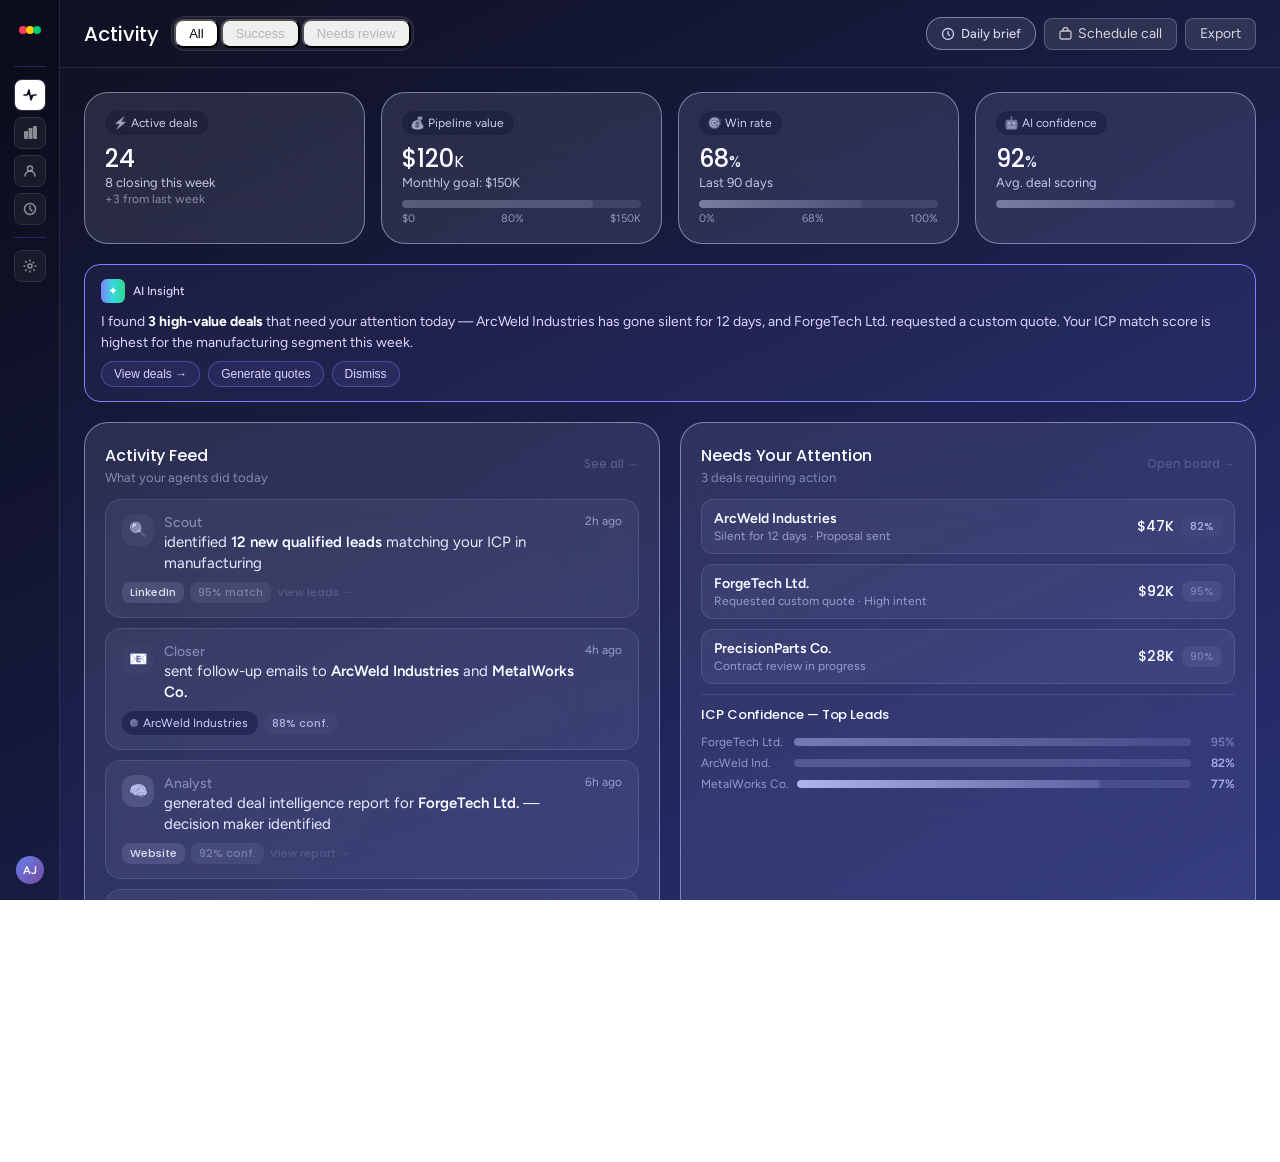
<file: index.html>
<!DOCTYPE html>
<html lang="he" dir="ltr">
<head>
  <meta charset="UTF-8">
  <meta name="viewport" content="width=device-width, initial-scale=1.0">
  <title>monday AI Seller — Daily Brief</title>
  <link rel="preconnect" href="https://fonts.googleapis.com">
  <link rel="preconnect" href="https://fonts.gstatic.com" crossorigin>
  <link href="https://fonts.googleapis.com/css2?family=Poppins:wght@400;500&family=Figtree:wght@400;500;600&display=swap" rel="stylesheet">
  <style>
    *, *::before, *::after { box-sizing: border-box; margin: 0; padding: 0; }

    :root {
      --bg-gradient: linear-gradient(154.22deg, #0F1124 5.326%, #272E70 95.582%);
      --nav-bg: rgba(0,0,0,0.2);
      --nav-border: rgba(255,255,255,0.1);
      --nav-divider: #222663;
      --page-border: #3E4688;

      --text-100: #ffffff;
      --text-90: rgba(255,255,255,0.9);
      --text-80: rgba(255,255,255,0.8);
      --text-70: rgba(255,255,255,0.7);
      --text-50: rgba(255,255,255,0.5);
      --text-label: #C9C9C9;
      --text-muted: #8A8AA0;
      --text-inactive: #B6B6B8;

      --color-blue: #0073EA;
      --color-blue-light: #95BBF2;
      --color-green: #2BB076;
      --color-orange: #FFA07A;
      --color-ai-purple: #DED4FC;
      --color-ai-border: #8181FF;

      --glass-bg: rgba(99,99,99,0.3);
      --glass-border: rgba(255,255,255,0.4);
      --glass-blur: blur(50px);

      --subtle-bg: rgba(255,255,255,0.05);
      --subtle-border: rgba(255,255,255,0.1);

      --chip-bg: rgba(31,21,51,0.5);

      --badge-high-bg: rgba(0,201,80,0.2);
      --badge-high-text: #2BB076;
      --badge-medium-bg: rgba(0,115,234,0.2);
      --badge-medium-text: #95BBF2;
      --badge-low-bg: rgba(181,77,35,0.5);
      --badge-low-text: #FFA07A;
      --badge-source-bg: rgba(255,255,255,0.1);
      --badge-source-text: rgba(255,255,255,0.8);

      --progress-track: rgba(255,255,255,0.1);
      --progress-green: linear-gradient(to right, #00C950, #008236);
      --progress-blue: linear-gradient(to right, #0073EA, #155DFC);

      --r-8: 8px;
      --r-9: 9px;
      --r-12: 12px;
      --r-14: 14px;
      --r-16: 16px;
      --r-24: 24px;
      --r-full: 999px;
    }

    html, body {
      height: 100%;
      font-family: 'Figtree', sans-serif;
      background: var(--bg-gradient);
      color: var(--text-100);
      min-height: 100vh;
      overflow-x: hidden;
    }

    /* ─── Layout ─── */
    .app {
      display: flex;
      min-height: 100vh;
    }

    /* ─── Side Nav ─── */
    .sidenav {
      width: 60px;
      flex-shrink: 0;
      background: var(--nav-bg);
      border-right: 1px solid var(--nav-border);
      display: flex;
      flex-direction: column;
      align-items: center;
      padding: 16px 0;
      gap: 6px;
      position: sticky;
      top: 0;
      height: 100vh;
    }

    .sidenav-logo {
      width: 28px;
      height: 28px;
      margin-bottom: 10px;
    }

    .sidenav-logo svg { width: 28px; height: 28px; }

    .nav-divider {
      width: 32px;
      height: 1px;
      background: var(--nav-divider);
      margin: 6px 0;
    }

    .nav-icon {
      width: 32px;
      height: 32px;
      border-radius: var(--r-8);
      background: #181B2A;
      border: 1px solid #2E3141;
      display: flex;
      align-items: center;
      justify-content: center;
      cursor: pointer;
      transition: background 0.15s, border-color 0.15s;
    }

    .nav-icon:hover { background: rgba(255,255,255,0.1); }
    .nav-icon.active { background: #ffffff; }
    .nav-icon.active svg path, .nav-icon.active svg rect { fill: #0F1124; }

    .nav-icon svg { width: 16px; height: 16px; opacity: 0.7; }
    .nav-icon.active svg { opacity: 1; }

    .sidenav-bottom { margin-top: auto; display: flex; flex-direction: column; gap: 6px; align-items: center; }

    .avatar-sm {
      width: 28px;
      height: 28px;
      border-radius: var(--r-full);
      background: linear-gradient(135deg, #667eea, #764ba2);
      display: flex;
      align-items: center;
      justify-content: center;
      font-size: 11px;
      font-weight: 600;
      color: white;
    }

    /* ─── Main ─── */
    .main {
      flex: 1;
      display: flex;
      flex-direction: column;
      min-width: 0;
      position: relative;
    }

    /* ─── Top bar ─── */
    .topbar {
      display: flex;
      align-items: center;
      justify-content: space-between;
      padding: 16px 24px;
      border-bottom: 1px solid var(--subtle-border);
    }

    .topbar-left { display: flex; align-items: center; gap: 12px; }

    .page-title {
      font-family: 'Poppins', sans-serif;
      font-size: 20px;
      font-weight: 500;
      letter-spacing: -0.1px;
      color: var(--text-100);
    }

    .topbar-right { display: flex; align-items: center; gap: 8px; }

    .glass-pill {
      display: inline-flex;
      align-items: center;
      gap: 6px;
      padding: 8px 14px;
      border-radius: var(--r-16);
      background: var(--glass-bg);
      backdrop-filter: var(--glass-blur);
      -webkit-backdrop-filter: var(--glass-blur);
      mix-blend-mode: luminosity;
      border: 1px solid var(--glass-border);
      color: var(--text-80);
      font-size: 13px;
      font-weight: 500;
      cursor: pointer;
      transition: opacity 0.15s;
    }
    .glass-pill:hover { opacity: 0.85; }

    .sec-btn {
      display: inline-flex;
      align-items: center;
      gap: 6px;
      padding: 6px 14px;
      height: 32px;
      border-radius: var(--r-8);
      background: rgba(255,255,255,0.1);
      border: 1px solid rgba(195,198,212,0.3);
      color: var(--text-80);
      font-family: 'Figtree', sans-serif;
      font-size: 14px;
      cursor: pointer;
      transition: background 0.15s;
      white-space: nowrap;
    }
    .sec-btn:hover { background: rgba(255,255,255,0.15); }

    /* ─── Content ─── */
    .content {
      flex: 1;
      padding: 24px;
      display: flex;
      flex-direction: column;
      gap: 20px;
    }

    /* ─── KPI Row ─── */
    .kpi-row {
      display: grid;
      grid-template-columns: repeat(auto-fit, minmax(160px, 1fr));
      gap: 16px;
    }

    .kpi-card {
      background: var(--glass-bg);
      backdrop-filter: var(--glass-blur);
      -webkit-backdrop-filter: var(--glass-blur);
      mix-blend-mode: luminosity;
      border: 1px solid var(--glass-border);
      border-radius: var(--r-24);
      padding: 18px 20px;
    }

    .kpi-chip {
      display: inline-flex;
      align-items: center;
      gap: 5px;
      padding: 5px 10px 5px 8px;
      border-radius: var(--r-full);
      background: var(--chip-bg);
      color: var(--text-80);
      font-size: 12px;
      margin-bottom: 12px;
    }

    .kpi-value {
      font-family: 'Poppins', sans-serif;
      font-size: 24px;
      font-weight: 500;
      letter-spacing: -0.12px;
      color: var(--text-100);
      line-height: 1;
    }

    .kpi-value .kpi-suffix {
      font-size: 16px;
      font-weight: 400;
    }

    .kpi-sub {
      font-size: 13px;
      color: var(--text-label);
      margin-top: 4px;
    }

    .kpi-delta {
      font-size: 12px;
      color: var(--color-green);
      margin-top: 2px;
      font-weight: 500;
    }

    .kpi-progress {
      margin-top: 10px;
    }

    .progress-track {
      background: var(--progress-track);
      border-radius: var(--r-full);
      height: 8px;
      overflow: hidden;
    }

    .progress-fill {
      height: 100%;
      border-radius: var(--r-full);
    }
    .progress-fill.green { background: var(--progress-green); }
    .progress-fill.blue  { background: var(--progress-blue); }

    .progress-labels {
      display: flex;
      justify-content: space-between;
      margin-top: 4px;
      font-size: 11px;
      color: var(--text-50);
    }

    /* ─── Two column layout ─── */
    .two-col {
      display: grid;
      grid-template-columns: 1fr 1fr;
      gap: 20px;
    }

    @media (max-width: 900px) {
      .two-col { grid-template-columns: 1fr; }
    }

    /* ─── Panel ─── */
    .panel {
      background: var(--glass-bg);
      backdrop-filter: var(--glass-blur);
      -webkit-backdrop-filter: var(--glass-blur);
      mix-blend-mode: luminosity;
      border: 1px solid var(--glass-border);
      border-radius: var(--r-24);
      padding: 20px;
      display: flex;
      flex-direction: column;
      gap: 14px;
    }

    .panel-header {
      display: flex;
      align-items: center;
      justify-content: space-between;
    }

    .panel-title {
      font-family: 'Poppins', sans-serif;
      font-size: 16px;
      font-weight: 500;
      letter-spacing: -0.08px;
      color: var(--text-100);
    }

    .panel-link {
      font-family: 'Poppins', sans-serif;
      font-size: 12px;
      font-weight: 500;
      color: var(--color-blue);
      cursor: pointer;
      text-decoration: none;
    }
    .panel-link:hover { opacity: 0.8; }

    /* ─── Tab list ─── */
    .tab-list {
      display: inline-flex;
      padding: 2px;
      background: rgba(255,255,255,0.05);
      border: 1px solid rgba(255,255,255,0.1);
      border-radius: var(--r-14);
      gap: 2px;
    }

    .tab {
      padding: 5px 13px;
      border-radius: var(--r-9);
      font-size: 13px;
      font-weight: 500;
      cursor: pointer;
      transition: background 0.15s, color 0.15s;
      color: var(--text-inactive);
    }
    .tab.active {
      background: white;
      color: #000000;
    }
    .tab:not(.active):hover { color: var(--text-80); }

    /* ─── Activity card ─── */
    .activity-card {
      background: var(--subtle-bg);
      border: 1px solid var(--subtle-border);
      border-radius: var(--r-16);
      padding: 14px 16px;
      display: flex;
      flex-direction: column;
      gap: 8px;
      transition: border-color 0.15s;
    }
    .activity-card:hover { border-color: rgba(255,255,255,0.2); }

    .activity-top {
      display: flex;
      align-items: flex-start;
      justify-content: space-between;
      gap: 8px;
    }

    .activity-left { display: flex; align-items: flex-start; gap: 10px; flex: 1; min-width: 0; }

    .agent-avatar {
      width: 32px;
      height: 32px;
      border-radius: var(--r-12);
      display: flex;
      align-items: center;
      justify-content: center;
      font-size: 15px;
      flex-shrink: 0;
    }

    .activity-body { flex: 1; min-width: 0; }

    .activity-agent {
      font-family: 'Figtree', sans-serif;
      font-size: 14px;
      font-weight: 500;
      color: var(--text-muted);
      margin-bottom: 1px;
    }

    .activity-action {
      font-size: 15px;
      color: var(--text-90);
      line-height: 1.4;
    }

    .activity-action strong {
      font-weight: 600;
      color: var(--text-100);
    }

    .activity-time {
      font-size: 12px;
      color: var(--text-50);
      white-space: nowrap;
      flex-shrink: 0;
    }

    .activity-meta {
      display: flex;
      align-items: center;
      gap: 6px;
      flex-wrap: wrap;
    }

    /* ─── Badge ─── */
    .badge {
      display: inline-flex;
      align-items: center;
      gap: 4px;
      padding: 2px 8px;
      border-radius: var(--r-8);
      font-family: 'Poppins', sans-serif;
      font-size: 11px;
      font-weight: 500;
    }
    .badge-high   { background: var(--badge-high-bg);   color: var(--badge-high-text); }
    .badge-medium { background: var(--badge-medium-bg); color: var(--badge-medium-text); }
    .badge-low    { background: var(--badge-low-bg);    color: var(--badge-low-text); }
    .badge-source { background: var(--badge-source-bg); color: var(--badge-source-text); }

    /* ─── Deal row ─── */
    .deal-row {
      display: flex;
      align-items: center;
      justify-content: space-between;
      gap: 10px;
      padding: 10px 12px;
      background: var(--subtle-bg);
      border: 1px solid var(--subtle-border);
      border-radius: var(--r-12);
      cursor: pointer;
      transition: border-color 0.15s, background 0.15s;
    }
    .deal-row:hover {
      border-color: rgba(255,255,255,0.2);
      background: rgba(255,255,255,0.08);
    }

    .deal-info { flex: 1; min-width: 0; }

    .deal-company {
      font-size: 14px;
      font-weight: 600;
      color: var(--text-100);
      margin-bottom: 2px;
      white-space: nowrap;
      overflow: hidden;
      text-overflow: ellipsis;
    }

    .deal-desc {
      font-size: 12px;
      color: var(--text-50);
      white-space: nowrap;
      overflow: hidden;
      text-overflow: ellipsis;
    }

    .deal-right { display: flex; align-items: center; gap: 8px; flex-shrink: 0; }

    .deal-value {
      font-family: 'Poppins', sans-serif;
      font-size: 14px;
      font-weight: 500;
      color: var(--text-100);
      letter-spacing: -0.07px;
    }

    /* ─── AI card ─── */
    .ai-card {
      border-radius: var(--r-16);
      border: 1px solid var(--color-ai-border);
      background: rgba(129,129,255,0.08);
      padding: 14px 16px;
      display: flex;
      flex-direction: column;
      gap: 8px;
    }

    .ai-header { display: flex; align-items: center; gap: 8px; }

    .ai-icon {
      width: 24px;
      height: 24px;
      border-radius: 6px;
      background: linear-gradient(-90deg, #33D58E, #33DBDB, #8181FF);
      display: flex;
      align-items: center;
      justify-content: center;
      font-size: 12px;
    }

    .ai-label {
      font-size: 12px;
      font-weight: 500;
      color: var(--color-ai-purple);
    }

    .ai-text {
      font-size: 14px;
      color: var(--color-ai-purple);
      line-height: 1.5;
    }

    .ai-actions { display: flex; gap: 8px; flex-wrap: wrap; }

    .ai-action-btn {
      padding: 5px 12px;
      border-radius: var(--r-full);
      border: 1px solid rgba(129,129,255,0.4);
      background: rgba(129,129,255,0.1);
      color: var(--color-ai-purple);
      font-size: 12px;
      font-weight: 500;
      cursor: pointer;
      transition: background 0.15s;
    }
    .ai-action-btn:hover { background: rgba(129,129,255,0.2); }

    /* ─── Context chip ─── */
    .ctx-chip {
      display: inline-flex;
      align-items: center;
      gap: 5px;
      padding: 5px 10px 5px 8px;
      border-radius: var(--r-full);
      background: var(--chip-bg);
      box-shadow: inset 0px 2px 6px 0px rgba(39,39,39,0.4);
      color: var(--text-80);
      font-size: 12px;
    }

    .chip-dot {
      width: 8px;
      height: 8px;
      border-radius: 50%;
      background: linear-gradient(135deg, #667eea, #764ba2);
      flex-shrink: 0;
    }

    /* ─── Section heading ─── */
    .section-heading {
      font-family: 'Poppins', sans-serif;
      font-size: 18px;
      font-weight: 500;
      letter-spacing: -0.09px;
      color: var(--text-100);
    }

    .section-sub {
      font-size: 15px;
      color: var(--text-muted);
      margin-top: 2px;
    }

    /* ─── Divider ─── */
    .divider { height: 1px; background: var(--subtle-border); }

    /* ─── Scrollable list ─── */
    .feed { display: flex; flex-direction: column; gap: 10px; }

    /* ─── Confidence score inline ─── */
    .conf-row {
      display: flex;
      align-items: center;
      gap: 8px;
    }
    .conf-label { font-size: 12px; color: var(--text-50); min-width: 85px; }
    .conf-bar { flex: 1; }
    .conf-value { font-size: 12px; font-weight: 600; min-width: 36px; text-align: right; }
    .conf-value.high { color: var(--badge-high-text); }
    .conf-value.medium { color: var(--badge-medium-text); }
    .conf-value.low { color: var(--badge-low-text); }

    /* ─── Bottom greeting bar ─── */
    .greeting-bar {
      background: var(--glass-bg);
      backdrop-filter: var(--glass-blur);
      -webkit-backdrop-filter: var(--glass-blur);
      mix-blend-mode: luminosity;
      border: 1px solid var(--glass-border);
      border-radius: var(--r-24);
      padding: 20px 24px;
      display: flex;
      align-items: center;
      justify-content: space-between;
      gap: 16px;
      flex-wrap: wrap;
    }

    .greeting-text .greet-main {
      font-family: 'Poppins', sans-serif;
      font-size: 18px;
      font-weight: 500;
      color: var(--text-100);
      letter-spacing: -0.09px;
    }

    .greeting-text .greet-sub {
      font-size: 14px;
      color: var(--text-70);
      margin-top: 3px;
    }

    .greet-actions { display: flex; gap: 10px; align-items: center; }

    .btn-primary {
      display: inline-flex;
      align-items: center;
      gap: 6px;
      padding: 8px 18px;
      border-radius: var(--r-8);
      background: var(--color-blue);
      border: none;
      color: white;
      font-family: 'Figtree', sans-serif;
      font-size: 14px;
      font-weight: 600;
      cursor: pointer;
      transition: opacity 0.15s;
    }
    .btn-primary:hover { opacity: 0.9; }

    /* ─── Scrollbar ─── */
    ::-webkit-scrollbar { width: 6px; }
    ::-webkit-scrollbar-track { background: transparent; }
    ::-webkit-scrollbar-thumb { background: rgba(255,255,255,0.15); border-radius: 3px; }
    ::-webkit-scrollbar-thumb:hover { background: rgba(255,255,255,0.25); }
  </style>
</head>
<body>

<div class="app">

  <!-- ═══ Side Nav ═══ -->
  <nav class="sidenav" aria-label="Main navigation">

    <div class="sidenav-logo">
      <svg viewBox="0 0 28 28" fill="none" xmlns="http://www.w3.org/2000/svg">
        <circle cx="7" cy="14" r="4" fill="#FF3D57"/>
        <circle cx="14" cy="14" r="4" fill="#FFCB00"/>
        <circle cx="21" cy="14" r="4" fill="#00CA72"/>
      </svg>
    </div>

    <div class="nav-divider"></div>

    <button class="nav-icon active" title="Activity" aria-label="Activity">
      <svg viewBox="0 0 16 16" fill="none"><path d="M2 8h3l2-5 2 10 2-5h3" stroke="#0F1124" stroke-width="1.5" stroke-linecap="round" stroke-linejoin="round"/></svg>
    </button>

    <button class="nav-icon" title="Deals" aria-label="Deals">
      <svg viewBox="0 0 16 16" fill="none"><rect x="2" y="6" width="4" height="8" rx="1" fill="rgba(255,255,255,0.7)"/><rect x="6.5" y="3" width="4" height="11" rx="1" fill="rgba(255,255,255,0.7)"/><rect x="11" y="1" width="4" height="13" rx="1" fill="rgba(255,255,255,0.7)"/></svg>
    </button>

    <button class="nav-icon" title="Contacts" aria-label="Contacts">
      <svg viewBox="0 0 16 16" fill="none"><circle cx="8" cy="5.5" r="2.5" stroke="rgba(255,255,255,0.7)" stroke-width="1.5"/><path d="M3 13c0-2.76 2.24-5 5-5s5 2.24 5 5" stroke="rgba(255,255,255,0.7)" stroke-width="1.5" stroke-linecap="round"/></svg>
    </button>

    <button class="nav-icon" title="Insights" aria-label="Insights">
      <svg viewBox="0 0 16 16" fill="none"><circle cx="8" cy="8" r="5.5" stroke="rgba(255,255,255,0.7)" stroke-width="1.5"/><path d="M8 5v3l2 2" stroke="rgba(255,255,255,0.7)" stroke-width="1.5" stroke-linecap="round"/></svg>
    </button>

    <div class="nav-divider"></div>

    <button class="nav-icon" title="Settings" aria-label="Settings">
      <svg viewBox="0 0 16 16" fill="none"><circle cx="8" cy="8" r="2" stroke="rgba(255,255,255,0.7)" stroke-width="1.5"/><path d="M8 2v1M8 13v1M2 8h1M13 8h1M3.52 3.52l.71.71M11.77 11.77l.71.71M11.77 4.23l-.71.71M4.23 11.77l-.71.71" stroke="rgba(255,255,255,0.7)" stroke-width="1.5" stroke-linecap="round"/></svg>
    </button>

    <div class="sidenav-bottom">
      <div class="avatar-sm" title="Alicia Johnson">AJ</div>
    </div>

  </nav>

  <!-- ═══ Main ═══ -->
  <div class="main">

    <!-- Top bar -->
    <header class="topbar">
      <div class="topbar-left">
        <span class="page-title">Activity</span>
        <div class="tab-list" role="tablist" aria-label="Activity filter">
          <button class="tab active" role="tab" aria-selected="true">All</button>
          <button class="tab" role="tab" aria-selected="false">Success</button>
          <button class="tab" role="tab" aria-selected="false">Needs review</button>
        </div>
      </div>
      <div class="topbar-right">
        <div class="glass-pill">
          <svg width="14" height="14" viewBox="0 0 14 14" fill="none"><circle cx="7" cy="7" r="5.5" stroke="rgba(255,255,255,0.8)" stroke-width="1.3"/><path d="M7 4.5V7l1.5 1.5" stroke="rgba(255,255,255,0.8)" stroke-width="1.3" stroke-linecap="round"/></svg>
          Daily brief
        </div>
        <button class="sec-btn">
          <svg width="13" height="13" viewBox="0 0 13 13" fill="none"><rect x="1" y="4" width="11" height="8" rx="1.5" stroke="rgba(255,255,255,0.7)" stroke-width="1.3"/><path d="M4 4V3a2.5 2.5 0 0 1 5 0v1" stroke="rgba(255,255,255,0.7)" stroke-width="1.3"/></svg>
          Schedule call
        </button>
        <button class="sec-btn">Export</button>
      </div>
    </header>

    <!-- Content -->
    <main class="content">

      <!-- ─── KPI Row ─── -->
      <div class="kpi-row">

        <div class="kpi-card">
          <div class="kpi-chip">⚡ Active deals</div>
          <div class="kpi-value">24</div>
          <div class="kpi-sub">8 closing this week</div>
          <div class="kpi-delta">+3 from last week</div>
        </div>

        <div class="kpi-card">
          <div class="kpi-chip">💰 Pipeline value</div>
          <div class="kpi-value">$120<span class="kpi-suffix">K</span></div>
          <div class="kpi-sub">Monthly goal: $150K</div>
          <div class="kpi-progress">
            <div class="progress-track"><div class="progress-fill blue" style="width:80%"></div></div>
            <div class="progress-labels"><span>$0</span><span>80%</span><span>$150K</span></div>
          </div>
        </div>

        <div class="kpi-card">
          <div class="kpi-chip">🎯 Win rate</div>
          <div class="kpi-value">68<span class="kpi-suffix">%</span></div>
          <div class="kpi-sub">Last 90 days</div>
          <div class="kpi-progress">
            <div class="progress-track"><div class="progress-fill green" style="width:68%"></div></div>
            <div class="progress-labels"><span>0%</span><span>68%</span><span>100%</span></div>
          </div>
        </div>

        <div class="kpi-card">
          <div class="kpi-chip">🤖 AI confidence</div>
          <div class="kpi-value">92<span class="kpi-suffix">%</span></div>
          <div class="kpi-sub">Avg. deal scoring</div>
          <div class="kpi-progress">
            <div class="progress-track" style="background: var(--progress-track);">
              <div class="progress-fill green" style="width:92%"></div>
            </div>
          </div>
        </div>

      </div>

      <!-- ─── AI Suggestion ─── -->
      <div class="ai-card">
        <div class="ai-header">
          <div class="ai-icon">✦</div>
          <span class="ai-label">AI Insight</span>
        </div>
        <p class="ai-text">I found <strong style="color:white">3 high-value deals</strong> that need your attention today — ArcWeld Industries has gone silent for 12 days, and ForgeTech Ltd. requested a custom quote. Your ICP match score is highest for the manufacturing segment this week.</p>
        <div class="ai-actions">
          <button class="ai-action-btn">View deals →</button>
          <button class="ai-action-btn">Generate quotes</button>
          <button class="ai-action-btn">Dismiss</button>
        </div>
      </div>

      <!-- ─── Two columns ─── -->
      <div class="two-col">

        <!-- Activity Feed -->
        <div class="panel">
          <div class="panel-header">
            <div>
              <div class="panel-title">Activity Feed</div>
              <div class="section-sub" style="font-size:13px;">What your agents did today</div>
            </div>
            <a class="panel-link">See all →</a>
          </div>

          <div class="feed">

            <div class="activity-card">
              <div class="activity-top">
                <div class="activity-left">
                  <div class="agent-avatar" style="background:rgba(0,201,80,0.15);">🔍</div>
                  <div class="activity-body">
                    <div class="activity-agent">Scout</div>
                    <div class="activity-action">identified <strong>12 new qualified leads</strong> matching your ICP in manufacturing</div>
                  </div>
                </div>
                <span class="activity-time">2h ago</span>
              </div>
              <div class="activity-meta">
                <span class="badge badge-source">LinkedIn</span>
                <span class="badge badge-high">95% match</span>
                <a class="panel-link" style="font-size:11px;">View leads →</a>
              </div>
            </div>

            <div class="activity-card">
              <div class="activity-top">
                <div class="activity-left">
                  <div class="agent-avatar" style="background:rgba(0,115,234,0.15);">📧</div>
                  <div class="activity-body">
                    <div class="activity-agent">Closer</div>
                    <div class="activity-action">sent follow-up emails to <strong>ArcWeld Industries</strong> and <strong>MetalWorks Co.</strong></div>
                  </div>
                </div>
                <span class="activity-time">4h ago</span>
              </div>
              <div class="activity-meta">
                <div class="ctx-chip"><div class="chip-dot"></div>ArcWeld Industries</div>
                <span class="badge badge-medium">88% conf.</span>
              </div>
            </div>

            <div class="activity-card">
              <div class="activity-top">
                <div class="activity-left">
                  <div class="agent-avatar" style="background:rgba(222,212,252,0.15);">🧠</div>
                  <div class="activity-body">
                    <div class="activity-agent">Analyst</div>
                    <div class="activity-action">generated deal intelligence report for <strong>ForgeTech Ltd.</strong> — decision maker identified</div>
                  </div>
                </div>
                <span class="activity-time">6h ago</span>
              </div>
              <div class="activity-meta">
                <span class="badge badge-source">Website</span>
                <span class="badge badge-high">92% conf.</span>
                <a class="panel-link" style="font-size:11px;">View report →</a>
              </div>
            </div>

            <div class="activity-card">
              <div class="activity-top">
                <div class="activity-left">
                  <div class="agent-avatar" style="background:rgba(255,160,122,0.15);">📞</div>
                  <div class="activity-body">
                    <div class="activity-agent">SDR</div>
                    <div class="activity-action">reached out to <strong>7 prospects</strong> from last week's inbound — 2 responded</div>
                  </div>
                </div>
                <span class="activity-time">Yesterday</span>
              </div>
              <div class="activity-meta">
                <span class="badge badge-low">77% conf.</span>
                <a class="panel-link" style="font-size:11px;">See responses →</a>
              </div>
            </div>

          </div>
        </div>

        <!-- Deals needing attention -->
        <div class="panel">
          <div class="panel-header">
            <div>
              <div class="panel-title">Needs Your Attention</div>
              <div class="section-sub" style="font-size:13px;">3 deals requiring action</div>
            </div>
            <a class="panel-link">Open board →</a>
          </div>

          <div class="feed">

            <div class="deal-row">
              <div class="deal-info">
                <div class="deal-company">ArcWeld Industries</div>
                <div class="deal-desc">Silent for 12 days · Proposal sent</div>
              </div>
              <div class="deal-right">
                <div class="deal-value">$47K</div>
                <span class="badge badge-medium">82%</span>
              </div>
            </div>

            <div class="deal-row">
              <div class="deal-info">
                <div class="deal-company">ForgeTech Ltd.</div>
                <div class="deal-desc">Requested custom quote · High intent</div>
              </div>
              <div class="deal-right">
                <div class="deal-value">$92K</div>
                <span class="badge badge-high">95%</span>
              </div>
            </div>

            <div class="deal-row">
              <div class="deal-info">
                <div class="deal-company">PrecisionParts Co.</div>
                <div class="deal-desc">Contract review in progress</div>
              </div>
              <div class="deal-right">
                <div class="deal-value">$28K</div>
                <span class="badge badge-high">90%</span>
              </div>
            </div>

            <div class="divider"></div>

            <!-- Confidence breakdown -->
            <div>
              <div class="panel-title" style="font-size:13px; margin-bottom:10px;">ICP Confidence — Top Leads</div>
              <div style="display:flex;flex-direction:column;gap:7px;">
                <div class="conf-row">
                  <span class="conf-label">ForgeTech Ltd.</span>
                  <div class="conf-bar progress-track"><div class="progress-fill green" style="width:95%"></div></div>
                  <span class="conf-value high">95%</span>
                </div>
                <div class="conf-row">
                  <span class="conf-label">ArcWeld Ind.</span>
                  <div class="conf-bar progress-track"><div class="progress-fill blue" style="width:82%"></div></div>
                  <span class="conf-value medium">82%</span>
                </div>
                <div class="conf-row">
                  <span class="conf-label">MetalWorks Co.</span>
                  <div class="conf-bar progress-track"><div class="progress-fill" style="width:77%; background:linear-gradient(to right,#FFA07A,#B54D23);"></div></div>
                  <span class="conf-value low">77%</span>
                </div>
              </div>
            </div>

          </div>
        </div>

      </div>

      <!-- ─── Bottom greeting ─── -->
      <div class="greeting-bar">
        <div class="greeting-text">
          <div class="greet-main">Good morning, Alicia. 👋</div>
          <div class="greet-sub">You have 8 deals closing this week. Your AI agents completed 24 actions overnight.</div>
        </div>
        <div class="greet-actions">
          <button class="sec-btn">View full report</button>
          <button class="btn-primary">Start my day →</button>
        </div>
      </div>

    </main>
  </div>
</div>

<script>
  // Tab switching
  document.querySelectorAll('.tab-list .tab').forEach(tab => {
    tab.addEventListener('click', () => {
      tab.closest('.tab-list').querySelectorAll('.tab').forEach(t => {
        t.classList.remove('active');
        t.setAttribute('aria-selected', 'false');
      });
      tab.classList.add('active');
      tab.setAttribute('aria-selected', 'true');
    });
  });

  // Nav icon switching
  document.querySelectorAll('.nav-icon').forEach(icon => {
    icon.addEventListener('click', () => {
      document.querySelectorAll('.nav-icon').forEach(i => i.classList.remove('active'));
      icon.classList.add('active');
    });
  });
</script>
</body>
</html>
</file>
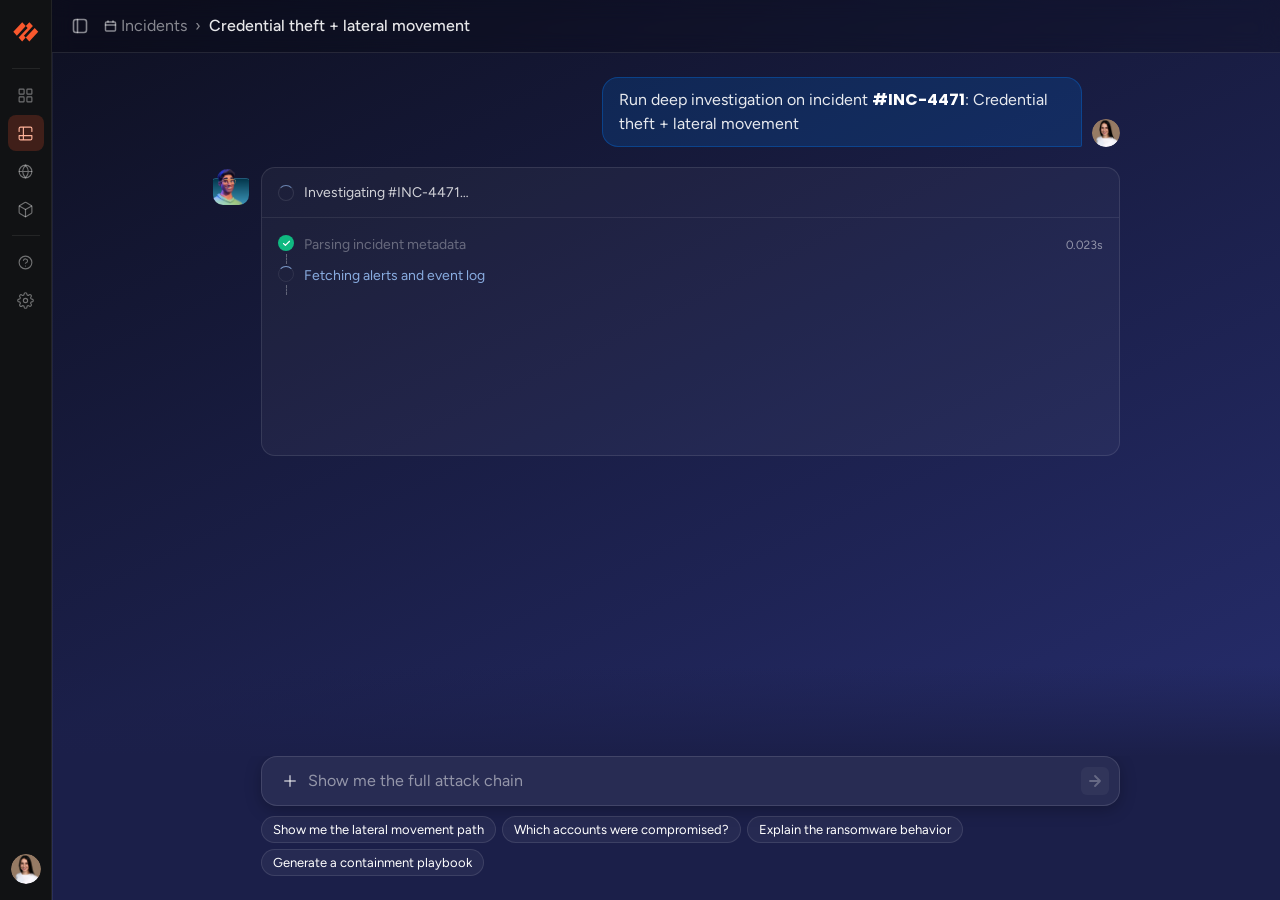
<file: incident-investigation.html>
<!DOCTYPE html>
<html lang="en" dir="ltr">
<head>
  <meta charset="UTF-8">
  <meta name="viewport" content="width=device-width, initial-scale=1.0">
  <title>Incident Investigation — Cortex XSIAM</title>
  <link rel="preconnect" href="https://fonts.googleapis.com">
  <link rel="preconnect" href="https://fonts.gstatic.com" crossorigin>
  <link href="https://fonts.googleapis.com/css2?family=Poppins:wght@400;500;600&family=Figtree:wght@400;500;600&display=swap" rel="stylesheet">
  <style>
    /* Hallmark · v2.0.0 · redesign · incident-investigation · app-screen */
    /* Design system: monday-seller tokens. Fonts: Poppins + Figtree. */
    /* Waive 11 (card-in-card): g1-labs spec — sub-panels are sections inside a single glass card, structural requirement. */

    *, *::before, *::after { box-sizing: border-box; margin: 0; padding: 0; }

    :root {
      --bg-gradient: linear-gradient(154.22deg, #0F1124 5.326%, #272E70 95.582%);
      --nav-bg: rgba(0, 0, 0, 0.2);
      --nav-border: rgba(255, 255, 255, 0.1);
      --nav-divider: #222663;
      --text-100: #ffffff;
      --text-90: rgba(255, 255, 255, 0.9);
      --text-80: rgba(255, 255, 255, 0.8);
      --text-70: rgba(255, 255, 255, 0.7);
      --text-50: rgba(255, 255, 255, 0.5);
      --text-label: #C9C9C9;
      --text-muted: #8A8AA0;
      --text-inactive: #B6B6B8;
      --color-blue: #0073EA;
      --color-blue-light: #95BBF2;
      --color-green: #2BB076;
      --color-orange: #FFA07A;
      --color-ai-purple: #DED4FC;
      --color-ai-border: #8181FF;
      --ai-gradient: linear-gradient(-89.99deg, #33D58E 0%, #33DBDB 48%, #8181FF 100%);
      --badge-high-bg: rgba(0, 201, 80, 0.2);
      --badge-high-text: #2BB076;
      --badge-medium-bg: rgba(0, 115, 234, 0.2);
      --badge-medium-text: #95BBF2;
      --badge-low-bg: rgba(240, 177, 0, 0.2);
      --badge-low-text: #FFA07A;
      --badge-source-bg: rgba(255, 255, 255, 0.1);
      --badge-source-text: rgba(255, 255, 255, 0.8);
      --badge-critical-bg: rgba(239, 68, 68, 0.15);
      --badge-critical-text: #f87171;
      --glass-bg: rgba(99, 99, 99, 0.3);
      --glass-border: rgba(255, 255, 255, 0.4);
      --glass-blur: blur(50px);
      --subtle-bg: rgba(255, 255, 255, 0.05);
      --subtle-border: rgba(255, 255, 255, 0.08);
      --chip-bg: rgba(31, 21, 51, 0.5);
      --chip-shadow: inset 0px 2px 6px 0px rgba(39, 39, 39, 0.4);
      --icon-btn-bg: #181B2A;
      --icon-btn-bg-active: #FFFFFF;
      --icon-btn-border: #2E3141;
      --sec-btn-bg: rgba(255, 255, 255, 0.1);
      --sec-btn-border: rgba(195, 198, 212, 0.3);
      --tab-container-bg: rgba(255, 255, 255, 0.05);
      --tab-container-border: rgba(255, 255, 255, 0.1);
      --tab-container-radius: 14px;
      --tab-active-bg: #FFFFFF;
      --tab-active-text: #000000;
      --tab-active-radius: 9px;
      --tab-inactive-text: #B6B6B8;
      --critical: #ef4444;
      --critical-bg: rgba(239, 68, 68, 0.12);
      --warning: #f59e0b;
      --warning-bg: rgba(245, 158, 11, 0.1);
      --success: #2BB076;
      --r-4: 4px; --r-8: 8px; --r-9: 9px; --r-12: 12px;
      --r-14: 14px; --r-16: 16px; --r-24: 24px; --r-full: 999px;
      --ease-out: cubic-bezier(0.23, 1, 0.32, 1);
      --ease-in-out: cubic-bezier(0.77, 0, 0.175, 1);
    }

    html, body {
      height: 100%;
      background: var(--bg-gradient);
      color: var(--text-100);
      font-family: 'Figtree', sans-serif;
      font-size: 16px;
      line-height: 1.5;
      overflow: hidden;
      overflow-x: clip;
    }

    @media (prefers-reduced-motion: reduce) {
      *, *::before, *::after {
        transition-duration: 0.01ms !important;
        animation-duration: 0.01ms !important;
        animation-delay: 0s !important;
      }
    }

    .app { display: flex; height: 100vh; overflow: hidden; }

    /* ─── Sidebar ─── */
    .sidebar {
      width: 52px;
      flex-shrink: 0;
      background: #111214;
      border-right: 1px solid rgba(255,255,255,0.07);
      display: flex;
      flex-direction: column;
      align-items: center;
      padding: 14px 0 16px;
      gap: 2px;
    }

    .sidebar-logo {
      width: 36px; height: 36px; margin-bottom: 10px;
      display: flex; align-items: center; justify-content: center;
    }

    .nav-sep { width: 28px; height: 1px; background: rgba(255,255,255,0.08); margin: 6px 0; }

    .nav-btn {
      width: 36px; height: 36px;
      border-radius: var(--r-8);
      background: transparent;
      border: none;
      display: flex; align-items: center; justify-content: center;
      cursor: pointer;
      transition: background 0.15s;
      color: rgba(255,255,255,0.4);
    }
    .nav-btn:hover { background: rgba(255,255,255,0.07); color: rgba(255,255,255,0.75); }
    .nav-btn.active { background: rgba(250, 88, 45, 0.2); color: #FFB39A; }
    .nav-btn:focus-visible { outline: 2px solid var(--color-blue); outline-offset: 2px; }
    .nav-btn svg { width: 17px; height: 17px; }

    .sidebar-bottom { margin-top: auto; display: flex; flex-direction: column; gap: 4px; align-items: center; }

    .avatar-sm {
      width: 30px; height: 30px; border-radius: var(--r-full);
      overflow: hidden; cursor: pointer;
    }
    .avatar-sm img { width: 100%; height: 100%; object-fit: cover; border-radius: 50%; display: block; }

    /* ─── Main ─── */
    .main { flex: 1; display: flex; flex-direction: column; min-width: 0; overflow: hidden; }

    /* ─── Breadcrumb bar ─── */
    .breadcrumb-bar {
      display: flex; align-items: center; gap: 8px;
      padding: 10px 16px 10px 12px;
      border-bottom: 1px solid var(--nav-border);
      flex-shrink: 0;
      background: var(--nav-bg);
      backdrop-filter: blur(10px);
      -webkit-backdrop-filter: blur(10px);
    }

    .bc-panel-toggle {
      display: flex; align-items: center; justify-content: center;
      width: 32px; height: 32px; border-radius: 7px;
      background: none; border: none; cursor: pointer;
      color: var(--text-50); flex-shrink: 0;
      transition: color 0.15s, background 0.15s;
    }
    .bc-panel-toggle:hover { background: rgba(255,255,255,0.07); color: var(--text-100); }
    .bc-panel-toggle.is-active { color: var(--text-100); background: rgba(107,95,227,0.15); }

    .bc-link {
      font-size: 16px; color: var(--text-50); cursor: pointer; text-decoration: none;
      display: flex; align-items: center; gap: 4px;
      font-family: 'Figtree', sans-serif;
      transition: color 0.15s;
    }
    .bc-link:hover { color: var(--text-80); }
    .bc-link:focus-visible { outline: 2px solid var(--color-blue); outline-offset: 2px; border-radius: 2px; }
    .bc-sep { color: var(--text-50); font-size: 16px; }
    .bc-current { font-size: 16px; font-weight: 500; color: var(--text-90); font-family: 'Figtree', sans-serif; }

    .bc-id {
      display: inline-flex; align-items: center;
      padding: 2px 8px; border-radius: var(--r-4);
      font-size: 16px; font-weight: 500; font-family: 'Poppins', sans-serif;
      background: var(--subtle-bg); color: var(--text-50); border: 1px solid var(--subtle-border);
    }

    .bc-badge {
      display: inline-flex; align-items: center; gap: 4px;
      padding: 2px 8px; border-radius: var(--r-full);
      font-size: 16px; font-weight: 500; font-family: 'Poppins', sans-serif;
    }
    .bc-badge.critical { background: var(--badge-critical-bg); color: var(--badge-critical-text); }
    .bc-badge.investigating { background: var(--badge-medium-bg); color: var(--badge-medium-text); }

    /* ─── Chat area ─── */
    .chat-area {
      flex: 1; overflow-y: auto;
      padding: 24px 0;
      display: flex; flex-direction: column; gap: 20px;
    }
    #investigationRow { margin-top: -14px; }
    .chat-area::-webkit-scrollbar { width: 4px; }
    .chat-area::-webkit-scrollbar-track { background: transparent; }
    .chat-area::-webkit-scrollbar-thumb { background: rgba(255,255,255,0.12); border-radius: 2px; }

    .chat-row {
      display: flex; flex-direction: column;
      padding: 0 160px;
      width: 100%;
    }

    .user-row {
      display: flex; align-items: flex-end; gap: 10px;
      justify-content: flex-end;
    }

    .user-avatar {
      width: 28px; height: 28px; border-radius: 50%; flex-shrink: 0;
      background: transparent;
      overflow: hidden;
      order: 2;
    }

    .user-msg {
      order: 1;
      background: rgba(0, 115, 234, 0.18);
      border: 1px solid rgba(0, 115, 234, 0.35);
      border-radius: var(--r-16) var(--r-16) 2px var(--r-16);
      padding: 10px 16px;
      max-width: 480px;
      font-size: 16px; color: var(--text-90); line-height: 1.5;
      font-family: 'Figtree', sans-serif;
    }

    .ai-row { display: flex; gap: 12px; align-items: flex-start; }

    .ai-avatar {
      width: 36px; height: 36px; border-radius: 10px;
      flex-shrink: 0; margin-top: 2px; overflow: hidden;
    }

    .ai-content { flex: 1; min-width: 0; display: flex; flex-direction: column; gap: 8px; }

    .ai-label {
      font-size: 16px; font-weight: 500; color: var(--color-ai-purple);
      font-family: 'Poppins', sans-serif; margin-bottom: 2px;
    }

    /* ─── THE ONE GLASS CARD ─── */
    .response-card {
      background: #090B1D;
      backdrop-filter: var(--glass-blur);
      -webkit-backdrop-filter: var(--glass-blur);
      border: 1px solid var(--glass-border);
      border-radius: var(--r-24);
      padding: 10px 32px;
      display: flex;
      flex-direction: column;
      gap: 10px;
    }

    /* ─── Outer card header ─── */
    .response-card-header {
      display: flex; align-items: center; gap: 10px;
      padding: 10px 12px 8px;
      border-bottom: 1px solid rgba(255,255,255,0.07);
      margin-bottom: 2px;
      flex-wrap: wrap;
    }

    .rc-incident-id {
      font-size: 16px; font-weight: 500; font-family: 'Poppins', sans-serif;
      color: var(--text-70);
      background: rgba(255,255,255,0.06);
      border: 1px solid rgba(255,255,255,0.1);
      border-radius: var(--r-4);
      padding: 2px 7px;
      flex-shrink: 0;
    }

    .rc-incident-name {
      font-size: 17px; font-weight: 600; font-family: 'Figtree', sans-serif;
      color: var(--text-100);
      overflow-wrap: break-word;
    }

    .rc-severity-badge {
      display: inline-flex; align-items: center; gap: 5px;
      padding: 2px 9px; border-radius: var(--r-full);
      font-size: 16px; font-weight: 500; font-family: 'Poppins', sans-serif;
      background: var(--badge-critical-bg); color: var(--badge-critical-text);
      flex-shrink: 0;
    }
    .rc-severity-badge svg { width: 6px; height: 6px; }

    /* Inner component cards */
    .g1-inner-card {
      background: linear-gradient(145deg, #0C0C10 5%, #141840 95%);
      border-radius: var(--r-16);
      overflow: visible;
      box-shadow: 0 2px 12px rgba(0,0,0,0.5), inset 0 1px 0 rgba(255,255,255,0.05);
    }
    .g1-inner-card-actions {
      background: linear-gradient(145deg, #0C0C10 5%, #0F1130 95%);
    }

    /* ─── SECTION: AI Conclusion card (Figma 193-35905) ─── */
    .g1-ai-card {
      position: relative;
      background: linear-gradient(177.23deg, rgba(0,0,0,0.9) 0.449%, rgba(15,18,51,0.9) 100%);
      border-radius: var(--r-16);
      padding: 24px;
      display: flex; flex-direction: column; gap: 16px;
    }
    .g1-ai-card::before {
      content: '';
      position: absolute; inset: 0;
      border-radius: var(--r-16);
      padding: 1px;
      background: linear-gradient(135deg, #33D58E 0%, #33DBDB 45%, #8181FF 100%);
      -webkit-mask: linear-gradient(#fff 0 0) content-box, linear-gradient(#fff 0 0);
      -webkit-mask-composite: xor;
      mask-composite: exclude;
      pointer-events: none;
    }

    .ai-conclusion-row {
      display: flex; align-items: center; gap: 12px;
    }

    .ai-sparkle {
      width: 20px; height: 20px; flex-shrink: 0;
    }

    .ai-conclusion-label {
      font-size: 16px; font-weight: 400; color: #ffffff;
      font-family: 'Figtree', sans-serif; line-height: 22px;
    }

    /* ─── Hover tooltips ─── */
    .has-tip { position: relative; cursor: default; }
    .tip {
      position: absolute;
      display: flex;
      flex-direction: column;
      gap: 5px;
      bottom: calc(100% + 9px);
      left: 50%;
      transform: translateX(-50%);
      min-width: 210px;
      background: rgba(10, 12, 28, 0.98);
      border: 1px solid rgba(255,255,255,0.1);
      border-radius: 10px;
      padding: 10px 13px;
      pointer-events: none;
      opacity: 0;
      transition: opacity 0.15s ease;
      z-index: 50;
      box-shadow: 0 10px 32px rgba(0,0,0,0.65);
      backdrop-filter: blur(12px);
      -webkit-backdrop-filter: blur(12px);
    }
    .has-tip:hover .tip { opacity: 1; }
    .tip-title {
      display: block;
      font-family: 'Figtree', sans-serif;
      font-size: 10px;
      font-weight: 600;
      color: rgba(255,255,255,0.4);
      text-transform: uppercase;
      letter-spacing: 0.08em;
      padding-bottom: 6px;
      border-bottom: 1px solid rgba(255,255,255,0.07);
    }
    .tip-row {
      display: flex;
      justify-content: space-between;
      align-items: flex-start;
      gap: 12px;
    }
    .tip-key {
      font-family: 'Figtree', sans-serif;
      font-size: 11.5px;
      color: rgba(255,255,255,0.42);
      white-space: nowrap;
      flex-shrink: 0;
    }
    .tip-val {
      font-family: 'Figtree', sans-serif;
      font-size: 11.5px;
      color: rgba(255,255,255,0.86);
      font-weight: 500;
      text-align: right;
    }
    .tip-val.ok  { color: #2BB076; }
    .tip-val.warn { color: #FFA07A; }
    .tip-val.bad { color: #f87171; }
    /* variants */
    .tip--below { bottom: auto; top: calc(100% + 9px); }
    .tip--right { left: auto; right: 0; transform: none; }
    .tip--left  { left: 0; transform: none; }

    .ai-verdict-badge {
      display: inline-flex; align-items: center;
      padding: 4px 10px; border-radius: var(--r-full);
      font-size: 16px; font-weight: 400; font-family: 'Figtree', sans-serif;
      background: #d83a52; color: #ffffff; line-height: 16px;
    }

    .ai-conclusion-body {
      font-size: 16px; color: #d8d8ea; line-height: 24px;
      font-family: 'Figtree', sans-serif;
    }

    .ai-meta-row {
      display: flex; align-items: center; gap: 10px; flex-wrap: wrap;
    }
    .ai-meta-item {
      display: flex; align-items: center; gap: 5px;
      font-size: 16px; color: rgba(192,192,214,0.78);
      font-family: 'Figtree', sans-serif;
    }
    .ai-meta-item svg { width: 13px; height: 13px; flex-shrink: 0; }
    .ai-meta-sep { color: rgba(192,192,214,0.65); font-size: 16px; }

    /* ─── SECTION: Investigation trace card ─── */
    @keyframes inv-spin { to { transform: rotate(360deg); } }

    .inv-card {
      border: 1px solid rgba(255,255,255,0.1);
      border-radius: 14px;
      background: rgba(255,255,255,0.04);
      overflow: visible;
    }

    /* ── done: dissolve the card frame ── */
    .inv-card.done {
      border-color: transparent;
      background: transparent;
      border-radius: 0;
    }
    .inv-card.done .inv-trace-header {
      padding: 0; gap: 6px; cursor: pointer;
      border-bottom: none;
    }
    .inv-card.done .inv-trace-header:hover { opacity: 0.75; }
    .inv-card.done .inv-trace-title { font-size: 13px; color: var(--text-50); }
    .inv-card.done .inv-trace-chevron {
      display: block !important;
      opacity: 0.45;
      transform: rotate(-90deg);
      transition: transform 0.2s;
      flex-shrink: 0;
    }
    .inv-card.done.is-expanded .inv-trace-chevron { transform: rotate(0deg); }
    /* steps body gets its own card when expanded */
    .inv-card.done .inv-steps {
      border: 1px solid rgba(255,255,255,0.1);
      border-radius: 12px;
      background: rgba(255,255,255,0.03);
      margin-top: 8px;
      padding: 14px 16px 12px;
      gap: 4px;
    }

    .inv-trace-header {
      display: flex; align-items: center; gap: 10px;
      padding: 14px 16px;
    }
    .inv-card:not(.done) .inv-trace-header {
      border-bottom: 1px solid rgba(255,255,255,0.08);
    }
    .inv-trace-chevron { display: none; width: 12px; height: 12px; }

    .inv-trace-spinner {
      width: 16px; height: 16px; border-radius: 50%; flex-shrink: 0;
      border: 1.4px solid rgba(255,255,255,0.1);
      border-top-color: rgba(149,187,242,0.65);
      animation: inv-spin 0.9s linear infinite;
      position: relative;
    }
    .inv-card.done .inv-trace-spinner {
      animation: none;
      border: none;
      background: #10b981;
      color: #fff;
      display: flex; align-items: center; justify-content: center;
    }

    .inv-trace-title {
      font-size: 14px; font-weight: 400; color: var(--text-80);
      font-family: 'Figtree', sans-serif;
    }

    .inv-steps {
      display: flex; flex-direction: column;
      gap: 0; padding: 16px 16px 14px;
    }

    .inv-step {
      display: flex; align-items: flex-start; gap: 10px;
      opacity: 0; transform: translateY(5px);
      transition: opacity 0.3s ease, transform 0.3s ease;
    }

    .inv-step-icon-col {
      display: flex; flex-direction: column;
      align-items: center; flex-shrink: 0;
      padding-top: 1px;
    }

    .inv-step-icon {
      width: 16px; height: 16px; border-radius: 50%; flex-shrink: 0;
      border: 1.4px solid rgba(255,255,255,0.15);
      position: relative; transition: border-color 0.2s, background 0.2s;
      display: flex; align-items: center; justify-content: center;
    }
    .inv-step-icon.active { border-color: rgba(255,255,255,0.08); }
    .inv-step-icon.active::after {
      content: '';
      position: absolute; inset: -1.4px;
      border-radius: 50%;
      border: 1.4px solid transparent;
      border-top-color: rgba(149,187,242,0.75);
      animation: inv-spin 0.9s linear infinite;
    }
    .inv-step-icon.done { border: none; background: #10b981; color: #fff; }

    .inv-step-connector {
      margin-top: 3px; flex: 1; min-height: 10px;
      width: 1px; background: none;
      border-left: 1px dashed rgba(255,255,255,0.3);
    }
    .inv-step:last-child .inv-step-connector { display: none; }

    .inv-step-body {
      flex: 1; display: flex; align-items: center; gap: 10px;
      padding-bottom: 10px;
    }
    .inv-step:last-child .inv-step-body { padding-bottom: 0; }

    .inv-step-text {
      flex: 1; font-size: 14px; color: var(--text-50);
      font-family: 'Figtree', sans-serif;
      transition: color 0.2s, opacity 0.2s;
    }
    .inv-step-text.active { color: rgba(149,187,242,0.9); }
    .inv-step-text.done { opacity: 0.65; }

    .inv-step-time {
      font-size: 12px; color: var(--text-50);
      font-family: 'Figtree', sans-serif;
      font-variant-numeric: tabular-nums;
      opacity: 0; transition: opacity 0.3s; white-space: nowrap;
    }
    .inv-step-time.vis { opacity: 1; }

    /* Tabs */
    .g1-tabs {
      display: inline-flex; padding: 2px; gap: 2px;
      background: var(--tab-container-bg);
      border: 1px solid var(--tab-container-border);
      border-radius: var(--tab-container-radius);
    }

    .g1-tab {
      padding: 5px 13px;
      font-size: 16px; font-weight: 500; color: var(--tab-inactive-text);
      border-radius: var(--tab-active-radius);
      cursor: pointer; font-family: 'Poppins', sans-serif;
      transition: background 0.15s, color 0.15s;
      border: none; background: transparent; user-select: none;
    }
    .g1-tab:focus-visible { outline: 2px solid var(--color-blue); outline-offset: -2px; }
    .g1-tab.active { background: var(--tab-active-bg); color: var(--tab-active-text); }

    /* ─── SECTION: Facts (SummaryCard) ─── */
    .card-facts { padding: 14px 20px 16px; }

    .facts-grid {
      display: grid; grid-template-columns: repeat(4, 1fr);
      gap: 8px;
      margin-bottom: 14px;
    }

    .fact-cell {
      display: flex; flex-direction: column; gap: 8px;
      background: var(--subtle-bg);
      border: 1px solid var(--subtle-border);
      border-radius: var(--r-12);
      padding: 12px 14px;
    }

    .fact-meta {
      display: flex; align-items: center; gap: 5px;
      font-size: 16px; color: var(--text-70);
      font-family: 'Figtree', sans-serif;
      letter-spacing: 0.01em;
    }
    .fact-meta svg { width: 11px; height: 11px; flex-shrink: 0; }

    .fact-value {
      font-family: 'Poppins', sans-serif; font-size: 22px; font-weight: 500;
      color: var(--text-100); line-height: 1.1;
      display: flex; align-items: baseline; gap: 6px;
    }

    .fact-delta {
      font-size: 16px; font-weight: 500;
      color: var(--badge-high-text);
      font-family: 'Figtree', sans-serif;
    }

    .status-dot {
      width: 8px; height: 8px; border-radius: 50%;
      background: var(--color-green);
      flex-shrink: 0;
    }

    .g1-tactics { display: flex; flex-wrap: wrap; gap: 6px; }

    .g1-tactic-pill {
      padding: 4px 11px; border-radius: var(--r-full);
      font-size: 16px; font-weight: 500; font-family: 'Poppins', sans-serif;
      background: var(--subtle-bg); border: 1px solid var(--subtle-border); color: var(--text-70);
    }

    /* ─── SECTION: Confidence ─── */
    .card-confidence { padding: 14px 20px; }

    .conf-top {
      display: flex; align-items: center; gap: 10px; margin-bottom: 10px;
    }

    .conf-icon {
      width: 28px; height: 28px; border-radius: var(--r-8);
      background: var(--badge-high-bg);
      display: flex; align-items: center; justify-content: center;
      flex-shrink: 0; color: var(--badge-high-text);
    }
    .conf-icon svg { width: 14px; height: 14px; }

    .conf-title { font-size: 16px; font-weight: 600; color: var(--text-100); flex: 1; font-family: 'Figtree', sans-serif; }

    .conf-badge {
      display: inline-flex; align-items: center;
      padding: 3px 10px; border-radius: var(--r-full);
      font-size: 16px; font-weight: 500; font-family: 'Poppins', sans-serif;
    }
    .conf-badge.high { background: var(--badge-high-bg); color: var(--badge-high-text); }

    .conf-meta { font-size: 16px; color: var(--text-50); font-family: 'Figtree', sans-serif; }

    .conf-text {
      font-size: 16px; color: var(--text-70); line-height: 1.6;
      margin-bottom: 10px; font-family: 'Figtree', sans-serif;
    }

    .evidence-toggle {
      display: flex; align-items: center; gap: 8px;
      padding: 8px 14px;
      background: var(--subtle-bg); border: 1px solid var(--subtle-border);
      border-radius: var(--r-12);
      font-size: 16px; font-weight: 500; font-family: 'Poppins', sans-serif;
      color: var(--text-70); cursor: pointer;
      transition: background 0.15s; margin-bottom: 10px; user-select: none;
    }
    .evidence-toggle:hover { background: rgba(255,255,255,0.08); }
    .evidence-toggle:focus-visible { outline: 2px solid var(--color-blue); outline-offset: 2px; }
    .evidence-toggle .chevron { transition: transform 200ms var(--ease-out); margin-left: auto; }
    .evidence-toggle.open .chevron { transform: rotate(180deg); }

    .evidence-list {
      display: flex; flex-direction: column; gap: 3px; margin-bottom: 10px;
      max-height: 0; overflow: hidden; opacity: 0;
      transition: max-height 220ms var(--ease-out), opacity 200ms var(--ease-out);
    }
    .evidence-list.open { max-height: 400px; opacity: 1; }

    .evidence-item {
      display: flex; align-items: flex-start; gap: 8px;
      padding: 7px 12px; border-radius: var(--r-8);
      font-size: 16px; color: var(--text-70);
      font-family: 'Figtree', sans-serif; background: var(--subtle-bg);
    }
    .evidence-item svg { flex-shrink: 0; margin-top: 2px; }
    .evidence-item.for { color: var(--success); }
    .evidence-item.against { color: var(--color-orange); }
    .evidence-item.uncertain { color: var(--text-50); }

    .conf-actions { display: flex; gap: 8px; justify-content: flex-end; }

    /* ─── SECTION: Callout ─── */
    .card-callout { padding: 12px 20px; }

    .callout-inner {
      border-radius: var(--r-12);
      padding: 12px 14px;
      display: flex; align-items: flex-start; gap: 12px;
      background: var(--warning-bg);
      border: 1px solid rgba(245,158,11,0.2);
      border-left: 3px solid var(--warning);
    }

    .callout-icon { color: var(--warning); flex-shrink: 0; margin-top: 2px; }
    .callout-icon svg { width: 15px; height: 15px; }

    .callout-title { font-size: 16px; font-weight: 600; color: var(--text-90); margin-bottom: 2px; font-family: 'Figtree', sans-serif; }
    .callout-text { font-size: 16px; color: var(--text-70); line-height: 1.55; font-family: 'Figtree', sans-serif; }

    /* ─── SECTION: Timeline ─── */
    /* ─── Timeline: g1-labs exact structure ─── */
    .card-timeline { padding: 0; }

    .tl-header { padding: 14px 20px 10px; }
    .tl-header-title {
      font-size: 16px; font-weight: 600;
      letter-spacing: 0.005em; line-height: 1.35;
      color: var(--text-100); font-family: 'Figtree', sans-serif;
    }

    .tl-list {
      display: flex; flex-direction: column;
      border-top: 1px solid rgba(255,255,255,0.1);
      padding: 12px 20px 14px;
      list-style: none;
    }

    .tl-item { display: flex; gap: 12px; }

    .tl-icon-col {
      display: flex; flex-direction: column;
      align-items: center; flex-shrink: 0;
      padding-top: 2px;
    }

    .tl-dot {
      width: 16px; height: 16px; border-radius: 50%; flex-shrink: 0;
      display: flex; align-items: center; justify-content: center;
      position: relative; z-index: 1;
    }
    .tl-dot.done     { background: #10b981; color: #fff; }
    .tl-dot.failed   { background: var(--critical); color: #fff; }
    .tl-dot.upcoming { background: transparent; border: 1px solid rgba(255,255,255,0.4); }

    .tl-connector {
      margin-top: 4px; flex: 1; min-height: 8px;
      width: 1px; background: rgba(255,255,255,0.4);
    }
    .tl-connector.dashed {
      background: none;
      border-left: 1px dashed rgba(255,255,255,0.35);
    }
    .tl-item:last-child .tl-connector { display: none; }

    .tl-body {
      flex: 1; min-width: 0;
      display: flex; flex-direction: column; gap: 2px;
      padding-bottom: 12px;
    }
    .tl-item:last-child .tl-body { padding-bottom: 0; }

    .tl-top {
      display: flex; flex-wrap: wrap; align-items: baseline;
      justify-content: space-between; column-gap: 12px; row-gap: 2px;
    }
    .tl-title-text {
      font-size: 16px; line-height: 1.6; letter-spacing: 0.01em;
      color: var(--text-90); font-family: 'Figtree', sans-serif;
    }
    .tl-title-text.is-failed  { font-weight: 500; color: var(--critical); }
    .tl-title-text.is-muted   { color: var(--text-50); }

    .tl-time {
      flex-shrink: 0; font-size: 16px; line-height: 1.55;
      letter-spacing: 0.01em; color: var(--text-50);
      font-family: 'Poppins', sans-serif; font-variant-numeric: tabular-nums;
    }

    .tl-desc {
      font-size: 16px; line-height: 1.55; letter-spacing: 0.01em;
      color: var(--text-50); font-family: 'Figtree', sans-serif;
    }

    .tl-footer {
      display: flex; align-items: center; justify-content: space-between;
      padding: 10px 12px 12px;
      border-top: 1px solid rgba(255,255,255,0.07);
    }
    .tl-count { font-size: 16px; color: var(--text-50); font-family: 'Figtree', sans-serif; }
    .tl-expand-btn {
      display: inline-flex; align-items: center; gap: 6px;
      font-size: 16px; font-weight: 400; font-family: 'Figtree', sans-serif;
      color: var(--text-100);
      background: rgba(46,49,65,0.6);
      border: 1px solid rgba(195,198,212,0.3);
      border-radius: 8px;
      padding: 4px 8px;
      cursor: pointer;
      transition: background 0.15s;
    }
    .tl-expand-btn:hover { background: rgba(46,49,65,0.85); }
    .tl-expand-btn:focus-visible { outline: 2px solid var(--color-blue); outline-offset: 2px; }

    /* ─── SECTION: Response actions ─── */
    .card-actions { padding: 24px 24px 16px; }

    .section-label {
      padding: 0;
      margin-bottom: 16px;
      font-size: 16px; font-weight: 600;
      letter-spacing: 0.005em; line-height: 1.35;
      color: var(--text-100); font-family: 'Figtree', sans-serif;
    }

    .actions-list {
      display: flex; flex-direction: column;
      gap: 16px;
    }

    /* Checkbox */
    .ra-checkbox {
      width: 16px; height: 16px; flex-shrink: 0; margin-top: 2px;
      appearance: none; -webkit-appearance: none;
      border: 1.5px solid rgba(195,198,212,0.25);
      border-radius: 4px; background: transparent;
      cursor: pointer; transition: background 0.15s, border-color 0.15s;
      position: relative;
    }
    .ra-checkbox:checked {
      background: #6b5fe3; border-color: #6b5fe3;
    }
    .ra-checkbox:checked::after {
      content: ''; position: absolute;
      top: 1px; left: 4px;
      width: 5px; height: 8px;
      border: 1.5px solid white;
      border-top: none; border-left: none;
      transform: rotate(45deg);
    }
    .ra-checkbox:focus-visible { outline: 2px solid var(--color-blue); outline-offset: 2px; }

    /* Execute all footer */
    .ra-add-action-btn {
      display: inline-flex; align-items: center; gap: 8px;
      height: 40px; padding: 0 4px;
      background: none; border: none; cursor: pointer;
      font-size: 16px; font-weight: 500; font-family: 'Figtree', sans-serif;
      color: var(--text-50);
      transition: color 0.15s;
      margin-top: 12px;
    }
    .ra-add-action-btn:hover { color: var(--text-100); }
    .ra-add-action-btn:focus-visible { outline: 2px solid var(--color-blue); outline-offset: 2px; border-radius: 4px; }

    .ra-execute-all-footer {
      display: none;
      align-items: center; justify-content: space-between;
      margin-top: 16px;
    }
    .ra-execute-all-footer.is-visible { display: flex; }
    .ra-execute-all-count {
      font-size: 16px; font-weight: 400; font-family: 'Figtree', sans-serif;
      color: var(--text-50);
    }
    .ra-execute-all-btn {
      display: inline-flex; align-items: center; gap: 6px;
      height: 32px; padding: 0 14px; border-radius: var(--r-8);
      font-size: 16px; font-weight: 500; font-family: 'Figtree', sans-serif;
      background: rgba(255,255,255,0.9); color: #2B1A98;
      border: 1px solid transparent; cursor: pointer;
      transition: opacity 150ms var(--ease-out), transform 120ms var(--ease-out);
    }
    .ra-execute-all-btn:hover { opacity: 0.88; }
    .ra-execute-all-btn:active { transform: scale(0.97); }

    .ra-row {
      display: flex; align-items: flex-start; gap: 12px;
      padding: 12px 14px;
      border-radius: 10px;
      position: relative; overflow: visible;
      background:
        linear-gradient(93deg, #1B0136 -13.43%, #004A6E 131.47%) padding-box,
        linear-gradient(93deg, #362A9E 0%, #085D80 100%) border-box;
      border: 1px solid transparent;
      box-shadow: 0 0 50px 0 rgba(0,0,0,0.25);
    }
    .ra-row:last-child { margin-bottom: 0; }

    .ra-num {
      flex-shrink: 0; width: 24px; height: 24px;
      border-radius: 50%;
      background: rgba(255,255,255,0.06);
      border: 1px solid rgba(255,255,255,0.12);
      display: flex; align-items: center; justify-content: center;
      font-size: 16px; font-weight: 600; font-family: 'Poppins', sans-serif;
      color: var(--text-50);
      margin-top: 1px;
      flex-shrink: 0;
    }

    .ra-body { flex: 1; min-width: 0; display: flex; flex-direction: column; gap: 5px; }

    .ra-top { display: flex; align-items: center; gap: 8px; flex-wrap: wrap; }

    .ra-action {
      font-size: 16px; font-weight: 600; color: var(--text-90);
      font-family: 'Figtree', sans-serif;
    }

    .ra-entity {
      display: inline-flex; align-items: center;
      padding: 1px 7px; border-radius: var(--r-full);
      font-size: 13px; font-weight: 500; font-family: 'Poppins', sans-serif;
      background: var(--subtle-bg); border: 1px solid var(--subtle-border);
      color: var(--text-70);
    }

    .ra-source {
      font-size: 13px; color: var(--text-50);
      font-family: 'Figtree', sans-serif;
    }

    .ra-btn-group {
      margin-left: auto; flex-shrink: 0;
      display: inline-flex; align-items: center; gap: 8px;
    }

    .ra-modify {
      display: inline-flex; align-items: center; gap: 5px;
      height: 32px; padding: 0 12px; border-radius: var(--r-8);
      font-size: 16px; font-weight: 400; font-family: 'Figtree', sans-serif;
      color: var(--text-70); background: transparent;
      border: 1px solid rgba(195,198,212,0.2);
      cursor: pointer; transition: background 150ms var(--ease-out), color 150ms var(--ease-out), transform 120ms var(--ease-out);
    }
    .ra-modify:hover { background: rgba(46,49,65,0.5); color: var(--text-100); }
    .ra-modify:active { transform: scale(0.97); }
    .ra-modify:focus-visible { outline: 2px solid var(--color-blue); outline-offset: 2px; }

    .ra-execute {
      flex-shrink: 0;
      display: inline-flex; align-items: center; justify-content: center;
      width: 32px; height: 32px; padding: 0; border-radius: var(--r-8);
      background: rgba(255,255,255,0.8);
      color: #2B1A98;
      border: 1px solid transparent; cursor: pointer;
      transition: opacity 150ms var(--ease-out), background 200ms var(--ease-out), border-color 200ms var(--ease-out), transform 120ms var(--ease-out);
    }
    .ra-execute-label { display: none; }
    .ra-execute:hover:not(:disabled) { opacity: 0.9; }
    .ra-execute:active:not(:disabled) { transform: scale(0.95); }
    .ra-execute:focus-visible { outline: 2px solid rgba(255,255,255,0.6); outline-offset: 2px; }

    /* Spinner icon */
    .ra-spinner-icon {
      display: none; width: 12px; height: 12px; flex-shrink: 0;
      border: 1.5px solid rgba(43,26,152,0.25);
      border-top-color: #2B1A98;
      border-radius: 50%;
    }
    @keyframes ra-spin { to { transform: rotate(360deg); } }

    /* Loading state */
    .ra-execute.is-loading { cursor: wait; background: rgba(255,255,255,0.55); }
    .ra-execute.is-loading .ra-spinner-icon {
      display: inline-block;
      animation: ra-spin 0.65s linear infinite;
    }
    .ra-execute.is-loading .ra-execute-icon { display: none; }
    .ra-execute.is-loading .ra-execute-label { opacity: 0.7; }

    /* Done state */
    .ra-execute.is-done {
      cursor: default;
      background: rgba(43,176,118,0.15);
      border-color: rgba(43,176,118,0.3);
    }
    .ra-execute.is-done .ra-execute-icon { stroke: #2BB076; }

    .ra-warn {
      display: flex; align-items: flex-start; gap: 5px;
      font-size: 16px; color: var(--color-orange);
      font-family: 'Figtree', sans-serif; line-height: 1.5;
    }
    .ra-warn svg { flex-shrink: 0; margin-top: 1px; }

    .ra-meta {
      font-size: 16px; color: var(--text-70);
      font-family: 'Figtree', sans-serif; line-height: 1.5;
    }
    .ra-cant-undo { color: #ef6b6b; }

    /* ─── Accordion ─── */
    .ra-row { cursor: pointer; }
    .ra-row:hover { background:
        linear-gradient(93deg, #210145 -13.43%, #005880 131.47%) padding-box,
        linear-gradient(93deg, #362A9E 0%, #085D80 100%) border-box; }

    .ra-summary {
      font-size: 16px; color: var(--text-50);
      font-family: 'Figtree', sans-serif; line-height: 1.5;
      margin-top: -4px; margin-bottom: 0;
    }

    .ra-chevron {
      flex-shrink: 0; margin-left: 4px;
      color: var(--text-50); display: flex; align-items: center;
      transition: transform 200ms var(--ease-out);
    }
    .ra-row.is-open .ra-chevron { transform: rotate(180deg); }

    .ra-findings {
      max-height: 0; overflow: hidden;
      transition: max-height 0.28s ease, opacity 0.2s ease;
      opacity: 0;
    }
    .ra-row.is-open .ra-findings { max-height: 400px; opacity: 1; }

    .ra-findings-inner {
      display: flex; flex-direction: column; gap: 6px;
      padding-top: 10px;
      border-top: 1px solid rgba(255,255,255,0.08);
      margin-top: 10px;
    }
    .ra-findings-label {
      font-size: 13px; font-weight: 500; color: var(--text-50);
      font-family: 'Figtree', sans-serif;
      letter-spacing: 0.01em;
      margin-bottom: 8px;
    }

    .ra-finding {
      display: flex; gap: 10px; align-items: flex-start;
    }
    .ra-finding-num {
      flex-shrink: 0; width: 20px; height: 20px;
      border-radius: 50%;
      background: rgba(255,255,255,0.06);
      border: 1px solid rgba(255,255,255,0.1);
      display: flex; align-items: center; justify-content: center;
      font-size: 11px; font-weight: 600; font-family: 'Poppins', sans-serif;
      color: var(--text-50); margin-top: 1px;
    }
    .ra-finding-text {
      font-size: 16px; color: var(--text-70);
      font-family: 'Figtree', sans-serif; line-height: 1.6;
      flex: 1; min-width: 0;
    }
    .ra-code {
      display: inline;
      font-family: 'Poppins', monospace;
      font-size: 14px; font-weight: 500;
      color: #A5B4FC;
      background: rgba(129,129,255,0.1);
      border-radius: 4px;
      padding: 1px 5px;
    }

    /* ─── Action card redesign ─── */
    .ra-row { display: block; padding: 16px 18px; position: relative; }

    .ra-card-top {
      display: flex; align-items: center; justify-content: space-between;
      margin-bottom: 12px;
    }

    .ra-card-label {
      display: inline-flex; align-items: center;
      padding: 2px 8px; border-radius: var(--r-full);
      font-size: 11px; font-weight: 500; font-family: 'Poppins', sans-serif;
    }
    .ra-card-label--recommended,
    .ra-card-label--approval,
    .ra-card-label--critical,
    .ra-card-label--running { background: rgba(255,255,255,0.08); color: rgba(255,255,255,0.9); }

    .ra-title-row {
      display: block; margin-bottom: 2px; padding-right: 160px;
    }
    .ra-title-info { display: flex; align-items: center; gap: 8px; flex-wrap: wrap; }
    .ra-title-row .ra-action { font-size: 17px; }
    .ra-cta-btn { position: absolute; top: 44px; right: 18px; }

    .ra-meta-chips { display: flex; align-items: center; gap: 6px; flex-wrap: wrap; margin-top: 12px; }
    .ra-chip {
      display: inline-flex; align-items: center;
      padding: 3px 10px; border-radius: var(--r-8);
      font-size: 12px; font-weight: 500; font-family: 'Figtree', sans-serif;
      background: transparent; border: 1px solid rgba(255,255,255,0.15);
      color: var(--text-70);
    }

    .ra-cta-btn {
      display: inline-flex; align-items: center; gap: 7px;
      height: 36px; padding: 0 14px; border-radius: var(--r-8);
      font-size: 14px; font-weight: 500; font-family: 'Figtree', sans-serif;
      background: rgba(255,255,255,0.9); color: #0F1124;
      border: none; cursor: pointer; flex-shrink: 0;
      transition: opacity 0.15s; white-space: nowrap;
    }
    .ra-cta-btn:hover { opacity: 0.9; }
    .ra-cta-btn:focus-visible { outline: 2px solid var(--color-blue); outline-offset: 2px; }
    .ra-cta-btn--stop { background: rgba(239,68,68,0.15); color: #f87171; border: 1px solid rgba(239,68,68,0.3); }
    .ra-cta-btn--stop:hover { background: rgba(239,68,68,0.25); opacity: 1; }
    .ra-cta-icon { flex-shrink: 0; }

    /* ─── SECTION: Follow-up chips ─── */
    .card-chips { padding: 14px 20px; }

    .chips-row { display: flex; flex-wrap: wrap; gap: 7px; }

    .chip {
      display: inline-flex; align-items: center; gap: 6px;
      padding: 7px 14px; border-radius: var(--r-full);
      font-size: 16px; font-weight: 500; font-family: 'Figtree', sans-serif;
      color: var(--text-70); background: var(--chip-bg);
      border: 1px solid rgba(255,255,255,0.1);
      box-shadow: var(--chip-shadow); cursor: pointer;
      transition: background 150ms var(--ease-out), color 150ms var(--ease-out), transform 120ms var(--ease-out);
    }
    @media (hover: hover) and (pointer: fine) {
      .chip:hover { background: rgba(50,30,90,0.7); color: var(--text-90); }
    }
    .chip:active { transform: scale(0.97); }
    .chip:focus-visible { outline: 2px solid var(--color-blue); outline-offset: 2px; }
    .chip-arrow { color: var(--text-50); font-size: 16px; }

    /* ─── Shared buttons ─── */
    .btn-outline {
      height: 32px; padding: 0 12px; border-radius: var(--r-8);
      font-size: 16px; font-weight: 400; font-family: 'Figtree', sans-serif;
      color: white; border: 1px solid rgba(195,198,212,0.3);
      background: rgba(46,49,65,0.6); cursor: pointer;
      display: flex; align-items: center; justify-content: center; gap: 6px;
      transition: background 150ms var(--ease-out), transform 120ms var(--ease-out);
    }
    @media (hover: hover) and (pointer: fine) {
      .btn-outline:hover { background: rgba(60,63,82,0.8); }
    }
    .btn-outline:active { transform: scale(0.97); }
    .btn-outline:focus-visible { outline: 2px solid var(--color-blue); outline-offset: 2px; }

    .btn-filled {
      height: 32px; padding: 0 12px; border-radius: var(--r-8);
      font-size: 16px; font-weight: 400; font-family: 'Figtree', sans-serif;
      color: white; background: linear-gradient(to right, #007f9b, #3e5a91);
      border: none; cursor: pointer;
      display: flex; align-items: center; justify-content: center; gap: 6px;
      transition: opacity 150ms var(--ease-out), transform 120ms var(--ease-out);
    }
    @media (hover: hover) and (pointer: fine) {
      .btn-filled:hover { opacity: 0.88; }
    }
    .btn-filled:active { transform: scale(0.97); }
    .btn-filled:focus-visible { outline: 2px solid var(--color-blue-light); outline-offset: 2px; }

    /* ─── Bottom input ─── */
    /* ── Below-breadcrumb wrapper ── */
    .below-wrap {
      flex: 1; display: flex; flex-direction: row; min-height: 0; overflow: hidden;
    }
    .chat-content {
      flex: 1; display: flex; flex-direction: column; min-width: 0; overflow: hidden;
    }

    /* ── Chat history side panel ── */
    .chat-history-panel {
      width: 0; overflow: hidden; flex-shrink: 0;
      transition: width 0.32s cubic-bezier(0.4,0,0.2,1);
      background: transparent;
      border-right: 1px solid rgba(255,255,255,0.06);
      display: flex; flex-direction: column;
      position: relative;
    }
    .chat-history-panel.is-open { width: 260px; }

    /* Fade at bottom of list to signal more items */
    .chp-list-wrap {
      flex: 1; overflow: hidden; position: relative; min-height: 0;
    }
    .chp-list-wrap::after {
      content: '';
      position: absolute;
      bottom: 0; left: 0; right: 0;
      height: 56px;
      background: linear-gradient(to bottom, transparent, rgba(5,6,18,0.85));
      pointer-events: none;
      z-index: 1;
    }

    .chp-top {
      padding: 16px 16px 12px; flex-shrink: 0;
    }
    .chp-new-btn {
      display: flex; align-items: center; gap: 8px;
      width: 100%; padding: 9px 12px; border-radius: 8px;
      background: none; border: none;
      color: var(--text-100); font-size: 15px; font-weight: 500;
      font-family: 'Figtree', sans-serif; cursor: pointer;
      transition: background 0.15s;
      white-space: nowrap;
    }
    .chp-new-btn:hover { background: rgba(255,255,255,0.06); }

    .chp-history-header {
      display: flex; align-items: center; justify-content: space-between;
      padding: 4px 16px 8px;
      flex-shrink: 0;
    }
    .chp-history-title {
      font-size: 12px; font-weight: 500; font-family: 'Figtree', sans-serif;
      color: rgba(255,255,255,0.35); letter-spacing: 0.06em; text-transform: uppercase;
    }
    .chp-search-btn {
      display: flex; align-items: center; justify-content: center;
      width: 28px; height: 28px; border-radius: 6px;
      background: none; border: none; cursor: pointer;
      color: var(--text-50); transition: color 0.15s, background 0.15s;
    }
    .chp-search-btn:hover { background: rgba(255,255,255,0.07); color: var(--text-100); }

    .chp-list {
      height: 100%; overflow-y: auto; padding: 0 8px 48px;
      display: flex; flex-direction: column; gap: 2px;
    }
    .chp-list::-webkit-scrollbar { width: 3px; }
    .chp-list::-webkit-scrollbar-thumb { background: rgba(255,255,255,0.1); border-radius: 2px; }

    .chp-item {
      padding: 9px 10px; border-radius: 7px; cursor: pointer;
      transition: background 0.15s;
    }
    .chp-item:hover { background: rgba(255,255,255,0.05); }
    .chp-item.is-active { background: rgba(107,95,227,0.15); }
    .chp-item-title {
      font-size: 16px; font-weight: 600; font-family: 'Figtree', sans-serif;
      color: var(--text-100); white-space: nowrap; overflow: hidden; text-overflow: ellipsis;
    }
    .chp-item-desc {
      font-size: 13px; font-weight: 400; font-family: 'Figtree', sans-serif;
      color: var(--text-50); margin-top: 2px;
      white-space: nowrap; overflow: hidden; text-overflow: ellipsis;
    }

    /* ── Investigation build animation ── */
    /* Section container: snap in quickly so items are the star */
    [data-section] {
      opacity: 0;
      transition: opacity 80ms linear;
    }
    [data-section].sec-visible {
      opacity: 1;
    }

    @keyframes item-fade-up {
      from { opacity: 0; transform: translateY(10px); }
      to   { opacity: 1; transform: translateY(0); }
    }

    /* Items start hidden until their section reveals */
    [data-section] .ai-conclusion-row,
    [data-section] .ai-conclusion-body,
    [data-section] .ai-meta-row,
    [data-section] .fact-cell,
    [data-section] .tl-item,
    [data-section] .ra-row { opacity: 0; }

    /* summary: 3 items × 160ms stagger */
    [data-section].sec-visible .ai-conclusion-row { animation: item-fade-up 400ms var(--ease-out) 100ms  both; }
    [data-section].sec-visible .ai-conclusion-body { animation: item-fade-up 400ms var(--ease-out) 260ms both; }
    [data-section].sec-visible .ai-meta-row        { animation: item-fade-up 350ms var(--ease-out) 420ms both; }

    /* facts: 4 fact-cells then 4 tl-items, each 160ms apart */
    [data-section].sec-visible .fact-cell:nth-child(1) { animation: item-fade-up 380ms var(--ease-out) 100ms both; }
    [data-section].sec-visible .fact-cell:nth-child(2) { animation: item-fade-up 380ms var(--ease-out) 260ms both; }
    [data-section].sec-visible .fact-cell:nth-child(3) { animation: item-fade-up 380ms var(--ease-out) 420ms both; }
    [data-section].sec-visible .fact-cell:nth-child(4) { animation: item-fade-up 380ms var(--ease-out) 580ms both; }
    [data-section].sec-visible .tl-item:nth-child(1)   { animation: item-fade-up 380ms var(--ease-out) 740ms both; }
    [data-section].sec-visible .tl-item:nth-child(2)   { animation: item-fade-up 380ms var(--ease-out) 900ms both; }
    [data-section].sec-visible .tl-item:nth-child(3)   { animation: item-fade-up 380ms var(--ease-out) 1060ms both; }
    [data-section].sec-visible .tl-item:nth-child(4)   { animation: item-fade-up 380ms var(--ease-out) 1220ms both; }

    /* actions: 3 ra-rows × 160ms stagger */
    [data-section].sec-visible .ra-row:nth-child(1) { animation: item-fade-up 380ms var(--ease-out) 100ms both; }
    [data-section].sec-visible .ra-row:nth-child(2) { animation: item-fade-up 380ms var(--ease-out) 260ms both; }
    [data-section].sec-visible .ra-row:nth-child(3) { animation: item-fade-up 380ms var(--ease-out) 420ms both; }

    /* Loading indicator */
    .investigation-loading {
      display: flex; align-items: center; gap: 10px;
      padding: 10px 0 16px;
      font-size: 15px; font-family: 'Figtree', sans-serif;
      color: var(--text-50);
    }
    .investigation-loading .ld-dots {
      display: flex; gap: 4px; align-items: center;
    }
    .investigation-loading .ld-dots span {
      width: 5px; height: 5px; border-radius: 50%;
      background: #6b5fe3; opacity: 0.4;
      animation: ld-bounce 1.2s infinite ease-in-out;
    }
    .investigation-loading .ld-dots span:nth-child(2) { animation-delay: 0.2s; }
    .investigation-loading .ld-dots span:nth-child(3) { animation-delay: 0.4s; }
    @keyframes ld-bounce {
      0%, 80%, 100% { transform: scale(0.7); opacity: 0.3; }
      40% { transform: scale(1); opacity: 1; }
    }

    /* ── Skeleton loading ── */
    @keyframes chp-shimmer {
      0%   { background-position: -260px 0; }
      100% { background-position: 260px 0; }
    }
    .chp-skeleton-item {
      padding: 9px 10px; border-radius: 7px;
    }
    .chp-skel-line {
      border-radius: 4px;
      background: linear-gradient(90deg,
        rgba(255,255,255,0.05) 25%,
        rgba(255,255,255,0.1) 50%,
        rgba(255,255,255,0.05) 75%);
      background-size: 260px 100%;
      animation: chp-shimmer 1.4s infinite linear;
    }
    .chp-skel-title { height: 13px; width: 72%; margin-bottom: 7px; }
    .chp-skel-desc  { height: 11px; width: 48%; }

    /* ── AI follow-up text response ── */
    .ai-text-bubble {
      display: flex; gap: 10px; align-items: flex-start;
      max-width: 680px;
    }
    .ai-text-body {
      background: rgba(255,255,255,0.04); border: 1px solid rgba(255,255,255,0.08);
      border-radius: 12px; padding: 14px 16px;
      font-size: 16px; font-weight: 400; font-family: 'Figtree', sans-serif;
      color: var(--text-80); line-height: 1.6;
    }
    .ai-text-body p { margin: 0 0 10px; }
    .ai-text-body p:last-child { margin-bottom: 0; }

    .chat-input-bar {
      flex-shrink: 0;
      padding: 0 0 24px;
      position: relative;
      background: #1b1f49;
    }

    .chat-input-bar::before {
      content: '';
      position: absolute;
      left: 0; right: 0;
      z-index: 0;
      bottom: 100%;
      height: 90px;
      background: linear-gradient(to bottom, transparent, #1b1f49);
      pointer-events: none;
    }

    .suggested-actions {
      display: flex; gap: 6px; flex-wrap: wrap;
      margin-top: 10px;
    }
    .suggested-pill {
      display: inline-flex; align-items: center; gap: 5px;
      padding: 5px 11px;
      background: rgba(255,255,255,0.05);
      border: 1px solid rgba(255,255,255,0.1);
      border-radius: var(--r-full);
      font-size: 13px; color: var(--text-60);
      font-family: 'Figtree', sans-serif;
      cursor: pointer; white-space: nowrap;
      transition: border-color 0.15s, color 0.15s, background 0.15s;
    }
    .suggested-pill:hover { border-color: rgba(255,255,255,0.22); color: var(--text-90); background: rgba(255,255,255,0.08); }
    .suggested-pill:focus-visible { outline: 2px solid var(--color-blue); outline-offset: 2px; }
    .suggested-pill svg { flex-shrink: 0; }

    /* ── PROMPT BAR (new style) ── */
    .prompt-wrap { padding: 0 160px 0; display: flex; gap: 12px; }
    .prompt-avatar-spacer { width: 36px; flex-shrink: 0; }
    .prompt-box {
      flex: 1; min-width: 0;
      background: rgba(255,255,255,0.06);
      border: 1px solid rgba(255,255,255,0.12);
      border-radius: 16px;
      box-shadow: 0 4px 16px rgba(0,0,0,0.25);
      display: flex; flex-direction: row; align-items: center;
      gap: 4px; padding: 10px 10px 10px 14px;
      transition: border-color 0.15s;
    }
    .prompt-box:focus-within { border-color: rgba(255,255,255,0.22); }
    .prompt-textarea {
      font-size: 16px; line-height: 1.5;
      color: var(--text-100); font-weight: 400;
      flex: 1; outline: none; border: none; background: transparent;
      resize: none; min-height: 24px; max-height: 100px;
      font-family: 'Figtree', sans-serif;
    }
    .prompt-textarea::placeholder { color: var(--text-50); }
    .prompt-attach-btn {
      width: 28px; height: 28px; display: flex; align-items: center; justify-content: center;
      border-radius: 6px; cursor: pointer; border: none; background: none;
      color: var(--text-50); transition: color 140ms ease;
    }
    .prompt-attach-btn:hover { color: var(--text-80); }

    .prompt-context-chip {
      display: inline-flex; align-items: center; gap: 5px;
      padding: 3px 6px 3px 8px; border-radius: 6px;
      background: rgba(255,255,255,0.07); border: 1px solid rgba(255,255,255,0.1);
      font-size: 12px; font-weight: 500; font-family: 'Figtree', sans-serif;
      color: var(--text-50);
      cursor: default; white-space: nowrap;
    }
    .prompt-context-chip svg { flex-shrink: 0; }
    .prompt-chip-remove {
      display: inline-flex; align-items: center; justify-content: center;
      width: 14px; height: 14px; border-radius: 3px;
      border: none; background: none; cursor: pointer;
      color: var(--text-40); padding: 0; margin-left: 1px;
      transition: color 140ms ease, background 140ms ease;
    }
    .prompt-chip-remove:hover { color: var(--text-80); background: rgba(255,255,255,0.1); }
    .prompt-spacer { flex: 1; }
    .prompt-send-btn {
      width: 28px; height: 28px;
      background: rgba(255,255,255,0.12); border-radius: 6px;
      display: flex; align-items: center; justify-content: center;
      cursor: pointer; border: none;
      color: var(--text-80);
      transition: background 140ms ease, color 140ms ease;
    }
    .prompt-send-btn:hover:not(:disabled) { background: rgba(107,95,227,0.5); color: white; }
    .prompt-send-btn:focus-visible { outline: 2px solid var(--color-blue-light); outline-offset: 2px; }
    .prompt-send-btn:disabled { opacity: 0.35; cursor: default; }

    /* ── Cause & Effect graph (SVG-based) ──────────────────── */
    .ce-wrap { position: relative; }
    .ce-graph-controls {
      position: absolute; top: 12px; right: 12px;
      display: flex; gap: 4px; z-index: 10;
    }
    .ce-zoom-btn {
      width: 32px; height: 32px;
      display: flex; align-items: center; justify-content: center;
      background: rgba(255,255,255,0.06);
      border: 1px solid rgba(255,255,255,0.1);
      border-radius: 50%;
      color: rgba(255,255,255,0.65);
      cursor: pointer; font-size: 15px; line-height: 1;
      transition: background 150ms var(--ease-out), color 150ms var(--ease-out);
      user-select: none; padding: 0;
    }
    .ce-zoom-btn:hover { background: rgba(255,255,255,0.12); color: rgba(255,255,255,0.9); }
    .ce-zoom-btn:active { transform: scale(0.93); }
    .ce-svg-wrap {
      padding: 20px 20px 12px;
      overflow: hidden;
      cursor: grab;
      user-select: none; -webkit-user-select: none;
    }
    .ce-svg-wrap.is-panning { cursor: grabbing; }
    .ce-svg-graph { display: block; width: 100%; max-width: 100%; height: auto; transform-origin: 0 0; will-change: transform; }
    .ce-node-g { cursor: pointer; }
    .ce-node-g .ce-node-rect {
      fill: #111325;
      stroke: rgba(255,255,255,0.1);
      stroke-width: 1;
      transition: stroke 180ms var(--ease-out), fill 180ms var(--ease-out);
    }
    @media (hover: hover) and (pointer: fine) {
      .ce-node-g:hover .ce-node-rect {
        fill: #1a2038;
        stroke: rgba(255,255,255,0.2);
      }
    }
    .ce-node-g.ce-selected .ce-node-rect {
      fill: #1f2642 !important;
      stroke: rgba(255,255,255,0.35) !important;
    }
    .ce-node-g { opacity: 0; }
    .ce-node-g.ce-visible { animation: item-fade-up 350ms var(--ease-out) both; }
    .ce-node-g.ce-visible.ce-ready { transition: opacity 200ms var(--ease-out); }
    .ce-node-g.ce-dimmed { opacity: 0.18 !important; }
    .ce-node-g.ce-connected { opacity: 0.6; }
    .ce-node-g.ce-connected .ce-node-rect { fill: transparent !important; stroke: rgba(255,255,255,0.08) !important; }
    @media (hover: hover) and (pointer: fine) {
      #ceGraph:not(.ce-has-selection):hover .ce-node-g.ce-ready:not(:hover) { opacity: 0.3; }
    }
    /* Badges (HTML panel only) */
    .ce-badge { font-size: 10.5px; font-weight: 500; padding: 2px 6px; border-radius: 4px; white-space: nowrap; flex-shrink: 0; }
    .ce-badge-change  { background: rgba(147,197,253,0.12); color: #93c5fd; }
    .ce-badge-ok      { background: rgba(74,222,128,0.12);  color: #4ade80; }
    .ce-badge-warning { background: rgba(251,191,36,0.12);  color: #fbbf24; }
    .ce-badge-critical{ background: rgba(239,68,68,0.15);   color: #f87171; }
    .ce-node-g[data-ce-id="ransom"] .ce-node-rect { stroke: rgba(239,68,68,0.6) !important; }
    /* Detail panel */
    .ce-panel {
      display: flex; flex-direction: column; gap: 10px;
      max-height: 0;
      overflow: hidden;
      padding: 0 20px;
      border-top: 0px solid rgba(255,255,255,0.08);
      opacity: 0;
      transition: max-height 320ms var(--ease-out),
                  opacity 280ms var(--ease-out),
                  padding 280ms var(--ease-out),
                  border-top-width 0ms 320ms;
    }
    .ce-panel.ce-visible {
      max-height: 320px;
      padding: 16px 20px;
      border-top-width: 1px;
      opacity: 1;
      transition: max-height 320ms var(--ease-out),
                  opacity 280ms 40ms var(--ease-out),
                  padding 280ms var(--ease-out);
    }
    .ce-panel-header { display: flex; align-items: flex-start; justify-content: space-between; gap: 12px; }
    .ce-panel-hdr-left { display: flex; flex-direction: column; gap: 2px; }
    .ce-panel-title { font-size: 14px; font-weight: 600; color: var(--text-90); font-family: 'Figtree', sans-serif; }
    .ce-panel-sub { font-size: 11.5px; color: var(--text-50); font-family: 'Poppins', sans-serif; }
    .ce-panel-desc { font-size: 13px; color: var(--text-60); font-family: 'Poppins', sans-serif; margin: 0; }
    .ce-panel-row { display: flex; align-items: baseline; gap: 10px; flex-wrap: wrap; }
    .ce-panel-label { font-size: 12px; color: var(--text-40); font-family: 'Poppins', sans-serif; white-space: nowrap; min-width: 68px; }
    .ce-panel-chips { display: flex; flex-wrap: wrap; align-items: center; gap: 6px; }
    .ce-chip { font-size: 12px; font-weight: 500; color: var(--text-80); background: rgba(255,255,255,0.08); border: 1px solid rgba(255,255,255,0.1); border-radius: 5px; padding: 3px 8px; font-family: 'Poppins', sans-serif; }
    .ce-chip[data-node-id] { cursor: pointer; transition: background 150ms, border-color 150ms; }
    .ce-chip[data-node-id]:hover { background: rgba(255,255,255,0.14); border-color: rgba(255,255,255,0.22); }
    .ce-chip-note { font-size: 12px; color: var(--text-40); font-family: 'Poppins', sans-serif; }
    .ce-panel-actions { display: flex; justify-content: flex-end; gap: 8px; padding-top: 2px; }
    /* Legend */
    .ce-legend {
      display: flex; align-items: center; gap: 14px; flex-wrap: wrap;
      padding: 10px 20px 16px;
      border-top: 1px solid rgba(255,255,255,0.06);
    }
    .ce-legend-item {
      display: flex; align-items: center; gap: 5px;
      font-size: 11.5px; color: var(--text-40); font-family: 'Poppins', sans-serif;
    }
  </style>
</head>
<body>

<div class="app">

  <!-- ═══ Sidebar ═══ -->
  <nav class="sidebar">
    <!-- Palo Alto Networks logo -->
    <div class="sidebar-logo">
      <svg xmlns="http://www.w3.org/2000/svg" viewBox="0 0 33 26" width="26" height="20" fill="#fa582d">
        <path d="M25.5,5.2l-4.6-5l-4.6,5l2.3,2.5L6.9,20.3l4.6,5l4.6-5l-2.3-2.5L25.5,5.2z"/>
        <path d="M11.6,0.2L0,12.8l4.6,5L16.2,5.2L11.6,0.2z"/>
        <path d="M27.8,7.7L16.2,20.3l4.6,5l11.6-12.6L27.8,7.7z"/>
      </svg>
    </div>

    <div class="nav-sep"></div>

    <!-- Apps / Dashboard -->
    <button class="nav-btn" title="Dashboard">
      <svg viewBox="0 0 24 24" fill="none" stroke="currentColor" stroke-width="1.6" stroke-linecap="round" stroke-linejoin="round">
        <rect x="3" y="3" width="7" height="7" rx="1"/><rect x="14" y="3" width="7" height="7" rx="1"/>
        <rect x="3" y="14" width="7" height="7" rx="1"/><rect x="14" y="14" width="7" height="7" rx="1"/>
      </svg>
    </button>

    <!-- Incidents — active -->
    <button class="nav-btn active" title="Incidents">
      <svg viewBox="0 0 24 24" fill="none" stroke="currentColor" stroke-width="1.6" stroke-linecap="round" stroke-linejoin="round">
        <path d="M9 3H5a2 2 0 0 0-2 2v4m6-6h10a2 2 0 0 1 2 2v4M9 3v18m0 0h10a2 2 0 0 0 2-2v-4M9 21H5a2 2 0 0 1-2-2v-4m0 0h18"/>
      </svg>
    </button>

    <!-- Network / Globe -->
    <button class="nav-btn" title="Network">
      <svg viewBox="0 0 24 24" fill="none" stroke="currentColor" stroke-width="1.6" stroke-linecap="round" stroke-linejoin="round">
        <circle cx="12" cy="12" r="9"/>
        <path d="M12 3c-2.5 3-4 5.5-4 9s1.5 6 4 9M12 3c2.5 3 4 5.5 4 9s-1.5 6-4 9M3 12h18"/>
      </svg>
    </button>

    <!-- Endpoints / Cube -->
    <button class="nav-btn" title="Endpoints">
      <svg viewBox="0 0 24 24" fill="none" stroke="currentColor" stroke-width="1.6" stroke-linecap="round" stroke-linejoin="round">
        <path d="M21 16V8a2 2 0 0 0-1-1.73l-7-4a2 2 0 0 0-2 0l-7 4A2 2 0 0 0 3 8v8a2 2 0 0 0 1 1.73l7 4a2 2 0 0 0 2 0l7-4A2 2 0 0 0 21 16z"/>
        <polyline points="3.27 6.96 12 12.01 20.73 6.96"/><line x1="12" y1="22.08" x2="12" y2="12"/>
      </svg>
    </button>

    <div class="nav-sep"></div>

    <!-- Help -->
    <button class="nav-btn" title="Help">
      <svg viewBox="0 0 24 24" fill="none" stroke="currentColor" stroke-width="1.6" stroke-linecap="round" stroke-linejoin="round">
        <circle cx="12" cy="12" r="9"/>
        <path d="M9.09 9a3 3 0 0 1 5.83 1c0 2-3 3-3 3"/><line x1="12" y1="17" x2="12.01" y2="17"/>
      </svg>
    </button>

    <!-- Settings -->
    <button class="nav-btn" title="Settings">
      <svg viewBox="0 0 24 24" fill="none" stroke="currentColor" stroke-width="1.6" stroke-linecap="round" stroke-linejoin="round">
        <circle cx="12" cy="12" r="3"/>
        <path d="M19.4 15a1.65 1.65 0 0 0 .33 1.82l.06.06a2 2 0 0 1-2.83 2.83l-.06-.06a1.65 1.65 0 0 0-1.82-.33 1.65 1.65 0 0 0-1 1.51V21a2 2 0 0 1-4 0v-.09A1.65 1.65 0 0 0 9 19.4a1.65 1.65 0 0 0-1.82.33l-.06.06a2 2 0 0 1-2.83-2.83l.06-.06A1.65 1.65 0 0 0 4.68 15a1.65 1.65 0 0 0-1.51-1H3a2 2 0 0 1 0-4h.09A1.65 1.65 0 0 0 4.6 9a1.65 1.65 0 0 0-.33-1.82l-.06-.06a2 2 0 0 1 2.83-2.83l.06.06A1.65 1.65 0 0 0 9 4.68a1.65 1.65 0 0 0 1-1.51V3a2 2 0 0 1 4 0v.09a1.65 1.65 0 0 0 1 1.51 1.65 1.65 0 0 0 1.82-.33l.06-.06a2 2 0 0 1 2.83 2.83l-.06.06A1.65 1.65 0 0 0 19.4 9a1.65 1.65 0 0 0 1.51 1H21a2 2 0 0 1 0 4h-.09a1.65 1.65 0 0 0-1.51 1z"/>
      </svg>
    </button>

    <div class="sidebar-bottom">
      <div class="avatar-sm" title="Sarah M.">
        <img src="[data-uri]" alt="User">
      </div>
    </div>
  </nav>

  <!-- ═══ Main ═══ -->
  <div class="main">

    <!-- Breadcrumb -->
    <div class="breadcrumb-bar">
      <button class="bc-panel-toggle" id="panelToggleBtn" aria-label="Toggle history panel" title="History">
        <svg width="16" height="16" viewBox="0 0 16 16" fill="none" stroke="currentColor" stroke-width="1.6" stroke-linecap="round" stroke-linejoin="round">
          <rect x="1.5" y="1.5" width="13" height="13" rx="2.5"/>
          <path d="M5.5 1.5v13"/>
        </svg>
      </button>
      <a class="bc-link">
        <svg width="13" height="13" viewBox="0 0 13 13" fill="none" stroke="currentColor" stroke-width="1.5" stroke-linecap="round"><rect x="1.5" y="2" width="10" height="9" rx="1"/><path d="M4 2V1M9 2V1"/><path d="M1.5 5h10"/></svg>
        Incidents
      </a>
      <span class="bc-sep">›</span>
      <span class="bc-current">Credential theft + lateral movement</span>
    </div>

    <!-- Below breadcrumb: history panel + chat content -->
    <div class="below-wrap">

    <!-- Chat history panel -->
    <div class="chat-history-panel" id="chatHistoryPanel">
      <div class="chp-top">
        <button class="chp-new-btn">
          <svg width="14" height="14" viewBox="0 0 14 14" fill="none" stroke="currentColor" stroke-width="1.8" stroke-linecap="round"><path d="M7 1v12M1 7h12"/></svg>
          New chat
        </button>
      </div>
      <div class="chp-history-header">
        <span class="chp-history-title">History</span>
        <button class="chp-search-btn" aria-label="Search chats">
          <svg width="15" height="15" viewBox="0 0 15 15" fill="none" stroke="currentColor" stroke-width="1.6" stroke-linecap="round" stroke-linejoin="round"><circle cx="6.5" cy="6.5" r="4.5"/><path d="M10 10l3 3"/></svg>
        </button>
      </div>
      <div class="chp-list-wrap">
        <div class="chp-list" id="chpList">
          <div class="chp-item is-active" id="chpCurrentItem">
            <div class="chp-item-title">Credential theft & lateral movement</div>
            <div class="chp-item-desc">INC-4471 · Just now</div>
          </div>
          <div class="chp-item">
            <div class="chp-item-title">Suspicious PowerShell execution</div>
            <div class="chp-item-desc">2 days ago</div>
          </div>
          <div class="chp-item">
            <div class="chp-item-title">Brute force on VPN gateway</div>
            <div class="chp-item-desc">5 days ago</div>
          </div>
          <div class="chp-item">
            <div class="chp-item-title">Anomalous S3 bucket access</div>
            <div class="chp-item-desc">12 days ago</div>
          </div>
          <div class="chp-item">
            <div class="chp-item-title">Outbound traffic to known C2</div>
            <div class="chp-item-desc">1 month ago</div>
          </div>
        </div>
      </div>
    </div>

    <!-- Chat content -->
    <div class="chat-content">

    <!-- Chat area -->
    <div class="chat-area" id="chatArea">

      <!-- User message -->
      <div class="chat-row" id="userMsgRow">
        <div class="user-row">
          <div class="user-msg">
            Run deep investigation on incident <strong style="color:var(--text-100);font-family:'Poppins',sans-serif">#INC-4471</strong>: Credential theft + lateral movement
          </div>
          <div class="user-avatar"><img src="[data-uri]" alt="User" style="width:100%;height:100%;object-fit:cover;border-radius:50%;display:block;"></div>
        </div>
      </div>

      <!-- AI response -->
      <!-- Loading state -->
      <div class="chat-row" id="loadingRow" style="display:none;">
        <div class="ai-row">
          <div class="ai-avatar">
            <img src="uploads/agent-avatar.png" alt="" aria-hidden="true" style="width:36px;height:36px;object-fit:cover;display:block;">
          </div>
          <div class="ai-content">
            <div class="inv-card" id="invTrace">
              <div class="inv-trace-header" id="invTraceHeader">
                <div class="inv-trace-spinner" id="invTraceSpinner"></div>
                <span class="inv-trace-title" id="invTraceTitle">Investigating #INC-4471…</span>
                <svg class="inv-trace-chevron" viewBox="0 0 12 12" fill="none" stroke="currentColor" stroke-width="1.6" stroke-linecap="round" stroke-linejoin="round" aria-hidden="true"><path d="M2 4l4 4 4-4"/></svg>
              </div>
              <div class="inv-steps" id="invSteps">
                <div class="inv-step"><div class="inv-step-icon-col"><div class="inv-step-icon"></div><div class="inv-step-connector"></div></div><div class="inv-step-body"><span class="inv-step-text">Parsing incident metadata</span><span class="inv-step-time">0.023s</span></div></div>
                <div class="inv-step"><div class="inv-step-icon-col"><div class="inv-step-icon"></div><div class="inv-step-connector"></div></div><div class="inv-step-body"><span class="inv-step-text">Fetching alerts and event log</span><span class="inv-step-time">0.089s</span></div></div>
                <div class="inv-step"><div class="inv-step-icon-col"><div class="inv-step-icon"></div><div class="inv-step-connector"></div></div><div class="inv-step-body"><span class="inv-step-text">Identifying threat actors</span><span class="inv-step-time">0.134s</span></div></div>
                <div class="inv-step"><div class="inv-step-icon-col"><div class="inv-step-icon"></div><div class="inv-step-connector"></div></div><div class="inv-step-body"><span class="inv-step-text">Classifying to MITRE ATT&amp;CK</span><span class="inv-step-time">0.201s</span></div></div>
                <div class="inv-step"><div class="inv-step-icon-col"><div class="inv-step-icon"></div><div class="inv-step-connector"></div></div><div class="inv-step-body"><span class="inv-step-text">Cross-referencing threat intel</span><span class="inv-step-time">0.078s</span></div></div>
                <div class="inv-step"><div class="inv-step-icon-col"><div class="inv-step-icon"></div><div class="inv-step-connector"></div></div><div class="inv-step-body"><span class="inv-step-text">Generating investigation plan</span><span class="inv-step-time">0.157s</span></div></div>
                <div class="inv-step"><div class="inv-step-icon-col"><div class="inv-step-icon"></div><div class="inv-step-connector"></div></div><div class="inv-step-body"><span class="inv-step-text">Scoring verdict and confidence</span><span class="inv-step-time">0.045s</span></div></div>
              </div>
            </div>
          </div>
        </div>
      </div>

      <div class="chat-row" id="investigationRow" style="display:none;">
        <div class="ai-row">
          <div class="ai-content" style="margin-left:48px;">

            <!-- ════ ONE GLASS CARD ════ -->
            <div class="response-card" id="responseCard">

              <!-- § Outer card header -->
              <div class="response-card-header" data-section="header">
                <span class="rc-incident-name">Credential theft + lateral movement</span>
                <span class="ai-verdict-badge has-tip">Malicious<span class="tip tip--below tip--right"><span class="tip-title">AI Verdict</span><span class="tip-row"><span class="tip-key">Threat type</span><span class="tip-val">Credential theft + ransomware</span></span><span class="tip-row"><span class="tip-key">Composite</span><span class="tip-val">94% confidence</span></span><span class="tip-row"><span class="tip-key">Attribution</span><span class="tip-val">LockBit affiliate TTPs</span></span></span></span>
              </div>

              <!-- § AI Conclusion (Figma 193-35905) -->
              <div class="g1-ai-card" data-section="summary">
                <div class="ai-conclusion-row">
                  <img src="[data-uri]" class="ai-sparkle" alt="" aria-hidden="true">
                  <span class="ai-conclusion-label">AI conclusion</span>
                </div>
                <div class="ai-conclusion-body">
                  The investigation assesses a malicious verdict due to confirmed credential theft and lateral movement by a threat actor who compromised john.doe via stolen VPN credentials and deployed ransomware on SERVER-02.
                </div>
                <div class="ai-meta-row">
                  <div class="ai-meta-item">
                    <svg viewBox="0 0 13 13" fill="none" stroke="currentColor" stroke-width="1.4" stroke-linecap="round" stroke-linejoin="round"><circle cx="6.5" cy="6.5" r="5"/><circle cx="6.5" cy="6.5" r="2"/><path d="M6.5 1.5v1.5M6.5 9.5v1.5M1.5 6.5h1.5M9.5 6.5h1.5"/></svg>
                    By investigation agent
                  </div>
                  <span class="ai-meta-sep">|</span>
                  <div class="ai-meta-item">
                    <svg viewBox="0 0 13 13" fill="none" stroke="currentColor" stroke-width="1.4" stroke-linecap="round"><circle cx="5.5" cy="5.5" r="4"/><path d="M9 9l2.5 2.5"/></svg>
                    4 skills loaded
                  </div>
                  <span class="ai-meta-sep">|</span>
                  <div class="ai-meta-item">
                    <svg viewBox="0 0 13 13" fill="none" stroke="currentColor" stroke-width="1.4" stroke-linecap="round"><rect x="2" y="1.5" width="9" height="10" rx="1"/><path d="M4 4.5h5M4 6.5h5M4 8.5h3"/></svg>
                    3 memories loaded
                  </div>
                </div>
              </div><!-- /g1-ai-card -->

              <!-- § SummaryCard facts -->
              <div class="g1-inner-card" data-section="facts">
              <div class="card-facts">
                <div class="facts-grid">
                  <div class="fact-cell">
                    <div class="fact-meta">
                      <svg viewBox="0 0 12 12" fill="none" stroke="currentColor" stroke-width="1.5" stroke-linecap="round"><circle cx="6" cy="6" r="4.5"/><circle cx="6" cy="6" r="1.5" fill="currentColor" stroke="none"/></svg>
                      Status
                    </div>
                    <div class="fact-value" style="font-size:17px;align-items:center;gap:8px;"><span class="status-dot"></span>Open</div>
                  </div>
                  <div class="fact-cell">
                    <div class="fact-meta">
                      <svg viewBox="0 0 12 12" fill="none" stroke="currentColor" stroke-width="1.5" stroke-linecap="round"><rect x="1.5" y="3" width="9" height="7" rx="1"/><path d="M4 3V2a2 2 0 0 1 4 0v1"/></svg>
                      Hosts
                    </div>
                    <div class="fact-value">2</div>
                  </div>
                  <div class="fact-cell">
                    <div class="fact-meta">
                      <svg viewBox="0 0 12 12" fill="none" stroke="currentColor" stroke-width="1.5" stroke-linecap="round"><circle cx="6" cy="4" r="2.5"/><path d="M1.5 11c0-2.485 2.015-4 4.5-4s4.5 1.515 4.5 4"/></svg>
                      Users
                    </div>
                    <div class="fact-value">1</div>
                  </div>
                  <div class="fact-cell">
                    <div class="fact-meta">
                      <svg viewBox="0 0 12 12" fill="none" stroke="currentColor" stroke-width="1.5" stroke-linecap="round"><circle cx="6" cy="6" r="4.5"/><path d="M6 3.5V6l1.5 1.5"/></svg>
                      Duration
                    </div>
                    <div class="fact-value">11m</div>
                  </div>
                </div>
              </div>
              <!-- § Timeline -->
              <div class="card-timeline">
                <div class="tl-header">
                  <span class="tl-header-title">Attack timeline</span>
                </div>

                <ol class="tl-list">

                  <li class="tl-item">
                    <div class="tl-icon-col">
                      <div class="tl-dot done">
                        <svg width="10" height="10" viewBox="0 0 24 24" fill="none" stroke="currentColor" stroke-width="3" stroke-linecap="round" stroke-linejoin="round" aria-hidden="true"><path d="M20 6 9 17l-5-5"/></svg>
                      </div>
                      <div class="tl-connector"></div>
                    </div>
                    <div class="tl-body">
                      <div class="tl-top">
                        <span class="tl-title-text">VPN login from Thailand — john.doe</span>
                        <span class="tl-time">14:31</span>
                      </div>
                      <p class="tl-desc">Impossible travel detected within active session · Identity logs</p>
                    </div>
                  </li>

                  <li class="tl-item">
                    <div class="tl-icon-col">
                      <div class="tl-dot done">
                        <svg width="10" height="10" viewBox="0 0 24 24" fill="none" stroke="currentColor" stroke-width="3" stroke-linecap="round" stroke-linejoin="round" aria-hidden="true"><path d="M20 6 9 17l-5-5"/></svg>
                      </div>
                      <div class="tl-connector"></div>
                    </div>
                    <div class="tl-body">
                      <div class="tl-top">
                        <span class="tl-title-text">Credential dump via mimikatz on WORKSTATION-14</span>
                        <span class="tl-time">14:35</span>
                      </div>
                      <p class="tl-desc">Process tree matched known mimikatz signature · Endpoint agent</p>
                    </div>
                  </li>

                  <li class="tl-item">
                    <div class="tl-icon-col">
                      <div class="tl-dot done">
                        <svg width="10" height="10" viewBox="0 0 24 24" fill="none" stroke="currentColor" stroke-width="3" stroke-linecap="round" stroke-linejoin="round" aria-hidden="true"><path d="M20 6 9 17l-5-5"/></svg>
                      </div>
                      <div class="tl-connector dashed"></div>
                    </div>
                    <div class="tl-body">
                      <div class="tl-top">
                        <span class="tl-title-text">Lateral movement → SERVER-02 via RDP</span>
                        <span class="tl-time">14:38</span>
                      </div>
                      <p class="tl-desc">Single RDP session from WORKSTATION-14 · Network logs · low confidence</p>
                    </div>
                  </li>

                  <li class="tl-item">
                    <div class="tl-icon-col">
                      <div class="tl-dot failed">
                        <svg width="10" height="10" viewBox="0 0 24 24" fill="none" stroke="currentColor" stroke-width="3" stroke-linecap="round" stroke-linejoin="round" aria-hidden="true"><path d="M18 6 6 18"/><path d="m6 6 12 12"/></svg>
                      </div>
                    </div>
                    <div class="tl-body">
                      <div class="tl-top">
                        <span class="tl-title-text is-failed">Ransomware deployed: lockbit_dropper.exe</span>
                        <span class="tl-time">14:42</span>
                      </div>
                      <p class="tl-desc">Hash a3f9c2b1 · WildFire confirmed malicious · WildFire DB</p>
                    </div>
                  </li>

                </ol>

                <div class="tl-footer">
                  <span class="tl-count">Showing 4 of 23 events</span>
                  <button class="tl-expand-btn">
                    View all 23
                    <svg width="16" height="16" viewBox="0 0 20 20" fill="none" xmlns="http://www.w3.org/2000/svg" style="flex-shrink:0">
                      <path d="M12.7604 10.5582C13.0799 10.2499 13.0799 9.75001 12.7604 9.4417L8.39672 5.23117C8.0772 4.92286 7.55916 4.92286 7.23964 5.23117C6.92012 5.53948 6.92012 6.03935 7.23964 6.34766L11.0247 9.99994L7.23964 13.6522C6.92012 13.9605 6.92012 14.4604 7.23964 14.7687C7.55916 15.077 8.0772 15.077 8.39672 14.7687L12.7604 10.5582Z" fill="currentColor"/>
                    </svg>
                  </button>
                </div>
              </div>
              </div><!-- /g1-inner-card SummaryCard + Timeline -->

              <!-- § Response actions -->
              <div class="g1-inner-card g1-inner-card-actions" data-section="actions">
              <div class="card-actions">
                <div class="section-label">Response: 3 Actions</div>
                <div class="actions-list">

                  <!-- Action 1: Isolate host -->
                  <div class="ra-row" onclick="toggleCard(this)" aria-expanded="false">
                    <div class="ra-body">
                      <div class="ra-card-top">
                        <span class="ra-card-label ra-card-label--recommended">Auto-execute · Guardrail passed</span>
                        <span class="ra-chevron" aria-hidden="true"><svg width="14" height="14" viewBox="0 0 14 14" fill="none" stroke="currentColor" stroke-width="1.8" stroke-linecap="round" stroke-linejoin="round"><path d="M3 5l4 4 4-4"/></svg></span>
                      </div>
                      <div class="ra-title-row">
                        <div class="ra-title-info">
                          <span class="ra-action">Isolate WORKSTATION-14 from the network</span>
                          <span class="ra-source">CrowdStrike</span>
                        </div>
                        <button class="ra-cta-btn" onclick="event.stopPropagation()" aria-label="Review and execute: Isolate Host">
                          <span class="ra-cta-icon">
                            <svg width="14" height="14" viewBox="0 0 14 14" fill="none"><path d="M7 1L2 3.5v3.5c0 2.8 2.2 5.4 5 6 2.8-.6 5-3.2 5-6V3.5L7 1z" fill="#FF6B1A"/><path d="M5 7l1.5 1.5L9.5 5" stroke="white" stroke-width="1.3" stroke-linecap="round" stroke-linejoin="round"/></svg>
                          </span>
                          Review &amp; Execute
                        </button>
                      </div>
                      <p class="ra-summary">Unsigned SYSTEM process actively archiving endpoint files via VPN</p>
                      <div class="ra-meta-chips">
                        <span class="ra-chip has-tip">Confidence 96%<span class="tip"><span class="tip-title">Confidence Score</span><span class="tip-row"><span class="tip-key">Signals</span><span class="tip-val">3 correlated</span></span><span class="tip-row"><span class="tip-key">Sources</span><span class="tip-val">Endpoint · WildFire</span></span><span class="tip-row"><span class="tip-key">Verdict</span><span class="tip-val ok">High confidence</span></span></span></span>
                        <span class="ra-chip ra-chip--guardrail has-tip">Guardrail passed<span class="tip"><span class="tip-title">Guardrail Check</span><span class="tip-row"><span class="tip-key">Policy</span><span class="tip-val">Endpoint isolation</span></span><span class="tip-row"><span class="tip-key">Scope</span><span class="tip-val">Single host only</span></span><span class="tip-row"><span class="tip-key">Result</span><span class="tip-val ok">Passed ✓</span></span></span></span>
                        <span class="ra-chip has-tip">Reversible<span class="tip"><span class="tip-title">Reversibility</span><span class="tip-row"><span class="tip-key">Type</span><span class="tip-val ok">Reversible</span></span><span class="tip-row"><span class="tip-key">Undo</span><span class="tip-val">Re-connect to network</span></span><span class="tip-row"><span class="tip-key">Time</span><span class="tip-val">Immediate</span></span></span></span>
                      </div>
                      <div class="ra-findings">
                        <div class="ra-findings-inner">
                          <div class="ra-findings-label">Key findings</div>
                          <div class="ra-finding">
                            <div class="ra-finding-num">1</div>
                            <p class="ra-finding-text">An unsigned process <span class="ra-code">VaultSyncAgent.exe</span> ran as SYSTEM on <span class="ra-code">WORKSTATION-14</span>, staging files from <span class="ra-code">C:\Users\john.doe\Documents</span> into password-protected archives every minute — starting no later than 14:31.</p>
                          </div>
                          <div class="ra-finding">
                            <div class="ra-finding-num">2</div>
                            <p class="ra-finding-text"><span class="ra-code">VaultSyncAgent.exe</span> has 0/5 scanner matches and no inventory or install record — no evidence the tool was sanctioned by IT or ever ran on this host before.</p>
                          </div>
                        </div>
                      </div>
                    </div>
                  </div>

                  <!-- Action 2: Reset credentials -->
                  <div class="ra-row" onclick="toggleCard(this)" aria-expanded="false">
                    <div class="ra-body">
                      <div class="ra-card-top">
                        <span class="ra-card-label ra-card-label--approval">Analyst approval required</span>
                        <span class="ra-chevron" aria-hidden="true"><svg width="14" height="14" viewBox="0 0 14 14" fill="none" stroke="currentColor" stroke-width="1.8" stroke-linecap="round" stroke-linejoin="round"><path d="M3 5l4 4 4-4"/></svg></span>
                      </div>
                      <div class="ra-title-row">
                        <div class="ra-title-info">
                          <span class="ra-action">Force-reset john.doe and kill all active sessions</span>
                          <span class="ra-source">Active Directory</span>
                        </div>
                        <button class="ra-cta-btn" onclick="event.stopPropagation()" aria-label="Review and execute: Reset Credentials">
                          <span class="ra-cta-icon">
                            <svg width="14" height="14" viewBox="0 0 14 14" fill="none"><rect x="1" y="1" width="5.5" height="5.5" rx="1" fill="#00A4EF"/><rect x="7.5" y="1" width="5.5" height="5.5" rx="1" fill="#7FBA00"/><rect x="1" y="7.5" width="5.5" height="5.5" rx="1" fill="#F25022"/><rect x="7.5" y="7.5" width="5.5" height="5.5" rx="1" fill="#FFB900"/></svg>
                          </span>
                          Review &amp; Execute
                        </button>
                      </div>
                      <p class="ra-summary">Compromised account used to deploy malicious agent and move laterally</p>
                      <div class="ra-meta-chips">
                        <span class="ra-chip has-tip">Confidence 85%<span class="tip"><span class="tip-title">Confidence Score</span><span class="tip-row"><span class="tip-key">Signals</span><span class="tip-val">Impossible travel + cred dump + RDP</span></span><span class="tip-row"><span class="tip-key">Sources</span><span class="tip-val">Identity · Network logs</span></span><span class="tip-row"><span class="tip-key">Verdict</span><span class="tip-val ok">High confidence</span></span></span></span>
                        <span class="ra-chip ra-chip--approval-required has-tip">Approval required<span class="tip"><span class="tip-title">Approval Needed</span><span class="tip-row"><span class="tip-key">Reviewer</span><span class="tip-val">SOC lead</span></span><span class="tip-row"><span class="tip-key">Type</span><span class="tip-val">Account access</span></span><span class="tip-row"><span class="tip-key">Impact</span><span class="tip-val warn">Active sessions killed</span></span></span></span>
                        <span class="ra-chip has-tip">Reversible<span class="tip"><span class="tip-title">Reversibility</span><span class="tip-row"><span class="tip-key">Type</span><span class="tip-val ok">Reversible</span></span><span class="tip-row"><span class="tip-key">Undo</span><span class="tip-val">Re-issue account password</span></span><span class="tip-row"><span class="tip-key">Time</span><span class="tip-val">Immediate</span></span></span></span>
                      </div>
                      <div class="ra-findings">
                        <div class="ra-findings-inner">
                          <div class="ra-findings-label">Key findings</div>
                          <div class="ra-finding">
                            <div class="ra-finding-num">1</div>
                            <p class="ra-finding-text"><span class="ra-code">john.doe</span> authenticated from <span class="ra-code">185.220.101.47</span> (Thailand VPN exit node) at 14:31, then spawned <span class="ra-code">VaultSyncAgent.exe</span> as SYSTEM via a <span class="ra-code">mimikatz</span> credential dump confirmed at 14:35.</p>
                          </div>
                          <div class="ra-finding">
                            <div class="ra-finding-num">2</div>
                            <p class="ra-finding-text">The same active session was used to open an RDP connection to <span class="ra-code">SERVER-02</span> at 14:38 — 4 minutes before ransomware was dropped. All sessions must be invalidated to stop lateral movement.</p>
                          </div>
                        </div>
                      </div>
                    </div>
                  </div>

                  <!-- Action 3: Block hash -->
                  <div class="ra-row" onclick="toggleCard(this)" aria-expanded="false">
                    <div class="ra-body">
                      <div class="ra-card-top">
                        <span class="ra-card-label ra-card-label--critical">CISO approval · Irreversible</span>
                        <span class="ra-chevron" aria-hidden="true"><svg width="14" height="14" viewBox="0 0 14 14" fill="none" stroke="currentColor" stroke-width="1.8" stroke-linecap="round" stroke-linejoin="round"><path d="M3 5l4 4 4-4"/></svg></span>
                      </div>
                      <div class="ra-title-row">
                        <div class="ra-title-info">
                          <span class="ra-action">Block b10488bc hash across all org endpoints</span>
                          <span class="ra-source">WildFire</span>
                        </div>
                        <button class="ra-cta-btn" onclick="event.stopPropagation()" aria-label="Review and execute: Block Hash Org-Wide">
                          <span class="ra-cta-icon">
                            <svg width="14" height="14" viewBox="0 0 14 14" fill="none"><path d="M7 13c-2.5 0-4.5-2.2-4.5-5 0-1.5.8-2.8 1.5-3.5 0 1 .5 1.8 1.5 1.8-1-2 .5-4.5 2.5-6C7 2.3 7.5 3 8.5 3 8 1.5 9 0 9 0c1.5 1.5 1 5.5.5 6.5 1-1 1-2 1-2 0 2.8-1.5 5.5-3.5 8.5z" fill="#FF4E1A"/></svg>
                          </span>
                          Review &amp; Execute
                        </button>
                      </div>
                      <p class="ra-summary">Malware binary with no prior detection history dropped on the endpoint</p>
                      <div class="ra-meta-chips">
                        <span class="ra-chip has-tip">Confidence 87%<span class="tip"><span class="tip-title">Confidence Score</span><span class="tip-row"><span class="tip-key">Match</span><span class="tip-val">LockBit family (5/5)</span></span><span class="tip-row"><span class="tip-key">Sources</span><span class="tip-val">WildFire · ReversingLabs</span></span><span class="tip-row"><span class="tip-key">Verdict</span><span class="tip-val ok">High confidence</span></span></span></span>
                        <span class="ra-chip ra-chip--guardrail has-tip">Guardrail checked<span class="tip"><span class="tip-title">Guardrail Check</span><span class="tip-row"><span class="tip-key">Policy</span><span class="tip-val">Org-wide hash block</span></span><span class="tip-row"><span class="tip-key">Scope</span><span class="tip-val warn">All org endpoints</span></span><span class="tip-row"><span class="tip-key">Pending</span><span class="tip-val warn">CISO sign-off</span></span></span></span>
                        <span class="ra-chip ra-chip--irreversible has-tip">Irreversible<span class="tip"><span class="tip-title">Reversibility</span><span class="tip-row"><span class="tip-key">Type</span><span class="tip-val bad">Irreversible ⚠</span></span><span class="tip-row"><span class="tip-key">Scope</span><span class="tip-val">All org endpoints</span></span><span class="tip-row"><span class="tip-key">Effect</span><span class="tip-val">Permanent hash blocklist</span></span></span></span>
                      </div>
                      <div class="ra-findings">
                        <div class="ra-findings-inner">
                          <div class="ra-findings-label">Key findings</div>
                          <div class="ra-finding">
                            <div class="ra-finding-num">1</div>
                            <p class="ra-finding-text">WildFire confirmed <span class="ra-code">lockbit_dropper.exe</span> (hash <span class="ra-code">a3f9c2b1…</span>) as malicious at 14:42 — matched against LockBit ransomware family signatures with 5/5 confidence.</p>
                          </div>
                          <div class="ra-finding">
                            <div class="ra-finding-num">2</div>
                            <p class="ra-finding-text">ReversingLabs returned unknown classification for hash <span class="ra-code">b10488bc…</span> — Threat Level 0/5, Scanner Match 0/0. No inventory record on any host in the org confirms the binary was ever sanctioned.</p>
                          </div>
                        </div>
                      </div>
                    </div>
                  </div>

                </div>

                <div class="ra-execute-all-footer" id="ra-execute-all-footer">
                  <span class="ra-execute-all-count"></span>
                  <button class="ra-execute-all-btn">
                    <svg width="12" height="12" viewBox="0 0 12 12" fill="#2B1A98" xmlns="http://www.w3.org/2000/svg"><path d="M6 0c0 3.314-2.686 6-6 6 3.314 0 6 2.686 6 6 0-3.314 2.686-6 6-6-3.314 0-6-2.686-6-6z"/></svg>
                    <span class="ra-execute-all-label">Execute all</span>
                  </button>
                </div>
              </div>
              </div><!-- /g1-inner-card Actions -->



            </div><!-- /response-card -->

          </div>
        </div>
      </div>

      <!-- Attack chain reasoning trace (hidden until triggered) -->
      <div class="chat-row" id="attackChainLoadingRow" style="display:none;">
        <div class="ai-row">
          <div class="ai-avatar">
            <img src="uploads/agent-avatar.png" alt="" aria-hidden="true" style="width:36px;height:36px;object-fit:cover;display:block;">
          </div>
          <div class="ai-content">
            <div class="inv-card" id="attackChainTrace">
              <div class="inv-trace-header" id="attackChainTraceHeader">
                <div class="inv-trace-spinner" id="attackChainTraceSpinner"></div>
                <span class="inv-trace-title" id="attackChainTraceTitle">Mapping attack chain…</span>
                <svg class="inv-trace-chevron" viewBox="0 0 12 12" fill="none" stroke="currentColor" stroke-width="1.6" stroke-linecap="round" stroke-linejoin="round" aria-hidden="true"><path d="M2 4l4 4 4-4"/></svg>
              </div>
              <div class="inv-steps" id="attackChainSteps">
                <div class="inv-step"><div class="inv-step-icon-col"><div class="inv-step-icon"></div><div class="inv-step-connector"></div></div><div class="inv-step-body"><span class="inv-step-text">Querying process event logs</span><span class="inv-step-time">0.041s</span></div></div>
                <div class="inv-step"><div class="inv-step-icon-col"><div class="inv-step-icon"></div><div class="inv-step-connector"></div></div><div class="inv-step-body"><span class="inv-step-text">Mapping lateral movement path</span><span class="inv-step-time">0.112s</span></div></div>
                <div class="inv-step"><div class="inv-step-icon-col"><div class="inv-step-icon"></div><div class="inv-step-connector"></div></div><div class="inv-step-body"><span class="inv-step-text">Correlating event timestamps</span><span class="inv-step-time">0.067s</span></div></div>
                <div class="inv-step"><div class="inv-step-icon-col"><div class="inv-step-icon"></div><div class="inv-step-connector"></div></div><div class="inv-step-body"><span class="inv-step-text">Building causal graph</span><span class="inv-step-time">0.089s</span></div></div>
              </div>
            </div>
          </div>
        </div>
      </div>

      <!-- Attack path response (hidden until triggered) -->
      <div class="chat-row" id="attackPathRow" style="display:none; margin-top:-14px;">
        <div style="display:flex; gap:12px; align-items:flex-start; padding: 0 24px 0 0; margin-left:48px;">
          <div style="flex:1; min-width:0;">
            <div class="response-card" id="attackPathCard">
              <div class="response-card-header">
                <span class="rc-incident-name">Full attack chain</span>
              </div>

              <!-- Cause & Effect graph (SVG canvas) -->
              <div class="ce-wrap">
                <div class="ce-graph-controls">
                  <button class="ce-zoom-btn" id="ceZoomOut" title="Zoom out">−</button>
                  <button class="ce-zoom-btn" id="ceZoomIn" title="Zoom in">+</button>
                  <button class="ce-zoom-btn" id="ceZoomFull" title="Fit to width">
                    <svg width="14" height="14" viewBox="0 0 14 14" fill="none" stroke="currentColor" stroke-width="1.5" stroke-linecap="round">
                      <path d="M1 5V1h4M9 1h4v4M13 9v4H9M5 13H1V9"/>
                    </svg>
                  </button>
                </div>
                <div class="ce-svg-wrap">
                  <svg id="ceGraph" class="ce-svg-graph" viewBox="0 0 908 300" width="100%" preserveAspectRatio="xMidYMid meet" role="img" aria-label="Attack chain graph">
                    <defs>
                      <marker id="ce-arr" viewBox="0 0 8 8" refX="8" refY="4" markerWidth="8" markerHeight="8" markerUnits="userSpaceOnUse" orient="auto">
                        <path d="M0,0.5 L8,4 L0,7.5 Z" fill="rgba(255,255,255,0.4)"/>
                      </marker>
                    </defs>
                    <!-- Edges drawn by JS -->
                    <g id="ceEdges"></g>

                    <!-- col0 row0: VPN from Thailand -->
                    <g class="ce-node-g" data-ce-id="vpn">
                      <rect class="ce-node-rect" x="24" y="24" width="180" height="76" rx="8"/>
                      <text x="36" y="43" font-size="12" font-weight="600" fill="rgba(255,255,255,0.88)" font-family="Figtree,sans-serif">VPN from Thailand</text>
                      <text x="36" y="57" font-size="10" fill="rgba(255,255,255,0.4)" font-family="Poppins,sans-serif">john.doe · 14:31</text>
                      <text x="36" y="85" font-size="10" fill="#93c5fd" font-family="Poppins,sans-serif">access</text>
                    </g>

                    <!-- col0 row1: No MFA policy -->
                    <g class="ce-node-g" data-ce-id="nomfa">
                      <rect class="ce-node-rect" x="24" y="116" width="180" height="76" rx="8"/>
                      <text x="36" y="135" font-size="12" font-weight="600" fill="rgba(255,255,255,0.88)" font-family="Figtree,sans-serif">No MFA policy</text>
                      <text x="36" y="149" font-size="10" fill="rgba(255,255,255,0.4)" font-family="Poppins,sans-serif">Auth bypass · policy</text>
                      <text x="36" y="177" font-size="10" fill="#fbbf24" font-family="Poppins,sans-serif">△ Warning</text>
                    </g>

                    <!-- col0 row2: Stale credentials -->
                    <g class="ce-node-g" data-ce-id="stalecred">
                      <rect class="ce-node-rect" x="24" y="208" width="180" height="76" rx="8"/>
                      <text x="36" y="227" font-size="12" font-weight="600" fill="rgba(255,255,255,0.88)" font-family="Figtree,sans-serif">Stale credentials</text>
                      <text x="36" y="241" font-size="10" fill="rgba(255,255,255,0.4)" font-family="Poppins,sans-serif">360-day password</text>
                      <text x="36" y="269" font-size="10" fill="#4ade80" font-family="Poppins,sans-serif">✓ OK</text>
                    </g>

                    <!-- col1 row0: Credential dump -->
                    <g class="ce-node-g" data-ce-id="cred">
                      <rect class="ce-node-rect" x="364" y="70" width="180" height="76" rx="8"/>
                      <text x="376" y="89" font-size="12" font-weight="600" fill="rgba(255,255,255,0.88)" font-family="Figtree,sans-serif">Credential dump</text>
                      <text x="376" y="103" font-size="10" fill="rgba(255,255,255,0.4)" font-family="Poppins,sans-serif">WORKSTATION-14 · 14:35</text>
                      <text x="376" y="131" font-size="10" fill="#fbbf24" font-family="Poppins,sans-serif">△ Warning</text>
                    </g>

                    <!-- col1 row1: Lateral movement -->
                    <g class="ce-node-g" data-ce-id="lateral">
                      <rect class="ce-node-rect" x="364" y="162" width="180" height="76" rx="8"/>
                      <text x="376" y="181" font-size="12" font-weight="600" fill="rgba(255,255,255,0.88)" font-family="Figtree,sans-serif">Lateral movement</text>
                      <text x="376" y="195" font-size="10" fill="rgba(255,255,255,0.4)" font-family="Poppins,sans-serif">RDP to SERVER-02 · 14:38</text>
                      <text x="376" y="223" font-size="10" fill="#fbbf24" font-family="Poppins,sans-serif">△ Warning</text>
                    </g>

                    <!-- col2 row0: Ransomware drop (outcome) -->
                    <g class="ce-node-g" data-ce-id="ransom">
                      <rect class="ce-node-rect" x="704" y="116" width="180" height="76" rx="8"/>
                      <text x="716" y="135" font-size="12" font-weight="600" fill="rgba(255,255,255,0.88)" font-family="Figtree,sans-serif">Ransomware drop</text>
                      <text x="716" y="149" font-size="10" fill="rgba(255,255,255,0.4)" font-family="Poppins,sans-serif">lockbit_dropper · 14:42</text>
                      <text x="716" y="177" font-size="10" fill="#f87171" font-family="Poppins,sans-serif">● Critical</text>
                    </g>
                  </svg>
                </div>

                <!-- Selected node detail panel (populated on click) -->
                <div class="ce-panel" id="cePanel"></div>

                <!-- Legend -->
                <div class="ce-legend">
                  <span class="ce-legend-item">
                    <svg width="22" height="8" viewBox="0 0 22 8"><line x1="0" y1="4" x2="13" y2="4" stroke="rgba(255,255,255,0.4)" stroke-width="2"/><path d="M11,1 L18,4 L11,7 Z" fill="rgba(255,255,255,0.4)"/></svg>
                    Causes
                  </span>
                  <span class="ce-legend-item">
                    <svg width="22" height="8" viewBox="0 0 22 8"><line x1="0" y1="4" x2="22" y2="4" stroke="rgba(255,255,255,0.25)" stroke-width="1.5" stroke-dasharray="2 4"/></svg>
                    Related
                  </span>
                  <span class="ce-legend-item">✓ OK</span>
                  <span class="ce-legend-item">△ Warning</span>
                  <span class="ce-legend-item">● Critical</span>
                </div>
              </div>
            </div>
          </div>
        </div>
      </div>

    </div><!-- /chat-area -->

    <!-- Input -->
    <div class="chat-input-bar">
      <div class="prompt-wrap">
        <div class="prompt-avatar-spacer"></div>
        <div class="prompt-box">
          <button class="prompt-attach-btn" aria-label="Add context">
            <svg width="14" height="14" viewBox="0 0 14 14" fill="none" stroke="currentColor" stroke-width="2" stroke-linecap="round">
              <line x1="7" y1="2" x2="7" y2="12"/><line x1="2" y1="7" x2="12" y2="7"/>
            </svg>
          </button>
          <textarea class="prompt-textarea" id="prompt-input" rows="1" placeholder="Show me the full attack chain" oninput="autoResize(this);updateSendBtn(this)"></textarea>
          <button class="prompt-send-btn" id="chatSendBtn" aria-label="Send message" disabled>
            <svg width="14" height="14" viewBox="0 0 14 14" fill="none" stroke="currentColor" stroke-width="1.8" stroke-linecap="round" stroke-linejoin="round">
              <path d="M12 7H2M7 2l5 5-5 5"/>
            </svg>
          </button>
        </div>
      </div>
      <div class="prompt-wrap" id="suggestionChips">
        <div class="prompt-avatar-spacer"></div>
        <div class="suggested-actions">
          <button class="suggested-pill" data-suggest="Show me the lateral movement path">Show me the lateral movement path</button>
          <button class="suggested-pill" data-suggest="Which accounts were compromised?">Which accounts were compromised?</button>
          <button class="suggested-pill" data-suggest="Explain the ransomware behavior">Explain the ransomware behavior</button>
          <button class="suggested-pill" data-suggest="Generate a containment playbook">Generate a containment playbook</button>
        </div>
      </div>
    </div>

    </div><!-- /chat-content -->
    </div><!-- /below-wrap -->

  </div>
</div>

<script>
  function updateExecuteAll() {
    var checked = document.querySelectorAll('.ra-checkbox:checked').length;
    var footer = document.getElementById('ra-execute-all-footer');
    var countEl = footer.querySelector('.ra-execute-all-count');
    if (checked > 0) {
      footer.classList.add('is-visible');
      countEl.textContent = checked + ' action' + (checked > 1 ? 's' : '') + ' selected';
      footer.querySelector('.ra-execute-all-label').textContent = 'Execute all ' + checked;
    } else {
      footer.classList.remove('is-visible');
    }
  }

  function toggleCard(row) {
    row.classList.toggle('is-open');
    row.setAttribute('aria-expanded', row.classList.contains('is-open'));
  }

  function executeAction(event, btn) {
    event.stopPropagation();
    if (btn.classList.contains('is-loading') || btn.classList.contains('is-done')) return;
    btn.classList.add('is-loading');
    btn.disabled = true;
    btn.querySelector('.ra-execute-label').textContent = 'Executing…';
    setTimeout(function() {
      btn.classList.remove('is-loading');
      btn.classList.add('is-done');
      btn.disabled = false;
      btn.querySelector('.ra-execute-label').textContent = 'Done';
    }, 2200);
  }

  function toggleEvidence() {
    const toggle = document.getElementById('evidenceToggle');
    const list = document.getElementById('evidenceList');
    toggle.classList.toggle('open');
    list.classList.toggle('open');
  }

  function toggleApproval(id) {
    document.getElementById(id).classList.toggle('collapsed');
  }

  function autoResize(el) {
    el.style.height = 'auto';
    el.style.height = el.scrollHeight + 'px';
  }

  function updateSendBtn(ta) {
    const btn = document.getElementById('chatSendBtn');
    btn.disabled = !ta.value.trim();
  }

  // Panel toggle helpers
  function openPanel(withSkeleton) {
    const panel = document.getElementById('chatHistoryPanel');
    const list  = document.getElementById('chpList');
    const btn   = document.getElementById('panelToggleBtn');
    if (panel.classList.contains('is-open')) return;
    panel.classList.add('is-open');
    btn.classList.add('is-active');

    if (!withSkeleton) return;

    // Replace each real item with a skeleton in the same position
    const realItems = Array.from(list.querySelectorAll('.chp-item'));
    const skels = realItems.map(item => {
      const s = document.createElement('div');
      s.className = 'chp-skeleton-item';
      s.innerHTML = '<div class="chp-skel-line chp-skel-title"></div>'
                  + '<div class="chp-skel-line chp-skel-desc"></div>';
      list.insertBefore(s, item);
      item.style.display = 'none';
      return { skel: s, item };
    });

    setTimeout(() => {
      skels.forEach(({ skel, item }) => {
        skel.remove();
        item.style.display = '';
      });
    }, 1200);
  }

  function closePanel() {
    const panel = document.getElementById('chatHistoryPanel');
    const btn   = document.getElementById('panelToggleBtn');
    panel.classList.remove('is-open');
    btn.classList.remove('is-active');
  }

  document.getElementById('panelToggleBtn').addEventListener('click', function() {
    const panel = document.getElementById('chatHistoryPanel');
    if (panel.classList.contains('is-open')) { closePanel(); }
    else { openPanel(true); }
  });

  // Sequential card build animation
  let cardRevealed = false;
  function revealCard() {
    if (cardRevealed) return;
    cardRevealed = true;

    const loadingRow = document.getElementById('loadingRow');
    const investigationRow = document.getElementById('investigationRow');
    const chatArea = document.getElementById('chatArea');

    loadingRow.style.display = '';
    chatArea.scrollTop = chatArea.scrollHeight;

    const steps = loadingRow.querySelectorAll('.inv-step');
    const STEP_MS = 420;
    const DONE_LAG = 260;

    steps.forEach((step, i) => {
      const icon = step.querySelector('.inv-step-icon');
      const text = step.querySelector('.inv-step-text');
      const timeEl = step.querySelector('.inv-step-time');

      // Appear
      setTimeout(() => {
        step.style.opacity = '1';
        step.style.transform = 'translateY(0)';
        icon.classList.add('active');
        text.classList.add('active');
        chatArea.scrollTop = chatArea.scrollHeight;

        // Mark done
        setTimeout(() => {
          icon.classList.remove('active');
          icon.classList.add('done');
          icon.innerHTML = '<svg width="9" height="9" viewBox="0 0 24 24" fill="none" stroke="currentColor" stroke-width="3" stroke-linecap="round" stroke-linejoin="round" aria-hidden="true"><path d="M20 6 9 17l-5-5"/></svg>';
          text.classList.remove('active');
          text.classList.add('done');
          timeEl.classList.add('vis');
        }, DONE_LAG);
      }, i * STEP_MS);
    });

    // After all steps done — collapse to done state
    const allDone = steps.length * STEP_MS + DONE_LAG + 350;
    setTimeout(() => {
      const card   = document.getElementById('invTrace');
      const title  = document.getElementById('invTraceTitle');
      const header = document.getElementById('invTraceHeader');
      const stepsEl = document.getElementById('invSteps');

      // Fade steps out, then hide
      stepsEl.style.transition = 'opacity 0.3s ease';
      stepsEl.style.opacity = '0';
      setTimeout(() => {
        stepsEl.style.opacity = '';
        stepsEl.style.transition = '';
        stepsEl.style.display = 'none';

        // Switch card to done state
        title.textContent = 'Investigation complete';
        card.classList.add('done');
        const spinner = document.getElementById('invTraceSpinner');
        spinner.innerHTML = '<svg width="9" height="9" viewBox="0 0 24 24" fill="none" stroke="currentColor" stroke-width="3" stroke-linecap="round" stroke-linejoin="round" aria-hidden="true"><path d="M20 6 9 17l-5-5"/></svg>';

        // Wire up toggle
        let expanded = false;
        header.addEventListener('click', () => {
          expanded = !expanded;
          stepsEl.style.display = expanded ? '' : 'none';
          card.classList.toggle('is-expanded', expanded);
        });
      }, 320);
    }, allDone);

    // Show investigation card — build section by section
    setTimeout(() => {
      investigationRow.style.display = '';
      const parts = investigationRow.querySelectorAll('#responseCard [data-section]');
      const SECTION_MS = 700;
      parts.forEach((el, i) => {
        setTimeout(() => {
          el.classList.add('sec-visible');
          el.scrollIntoView({ behavior: 'smooth', block: 'nearest' });
        }, i * SECTION_MS);
      });
    }, allDone + 700);
  }

  let attackPathRevealed = false;
  function revealAttackPath(chatArea) {
    if (attackPathRevealed) return;
    attackPathRevealed = true;

    const loadingEl = document.getElementById('attackChainLoadingRow');
    loadingEl.style.display = '';
    chatArea.appendChild(loadingEl);
    loadingEl.scrollIntoView({ behavior: 'smooth', block: 'start' });

    const steps = loadingEl.querySelectorAll('.inv-step');
    const STEP_MS = 300;
    const DONE_LAG = 200;

    steps.forEach((step, i) => {
      const icon = step.querySelector('.inv-step-icon');
      const text = step.querySelector('.inv-step-text');
      const timeEl = step.querySelector('.inv-step-time');

      setTimeout(() => {
        step.style.opacity = '1';
        step.style.transform = 'translateY(0)';
        icon.classList.add('active');
        text.classList.add('active');
        chatArea.scrollTop = chatArea.scrollHeight;

        setTimeout(() => {
          icon.classList.remove('active');
          icon.classList.add('done');
          icon.innerHTML = '<svg width="9" height="9" viewBox="0 0 24 24" fill="none" stroke="currentColor" stroke-width="3" stroke-linecap="round" stroke-linejoin="round" aria-hidden="true"><path d="M20 6 9 17l-5-5"/></svg>';
          text.classList.remove('active');
          text.classList.add('done');
          timeEl.classList.add('vis');
        }, DONE_LAG);
      }, i * STEP_MS);
    });

    const allDone = steps.length * STEP_MS + DONE_LAG + 250;
    setTimeout(() => {
      const card    = document.getElementById('attackChainTrace');
      const title   = document.getElementById('attackChainTraceTitle');
      const header  = document.getElementById('attackChainTraceHeader');
      const stepsEl = document.getElementById('attackChainSteps');

      stepsEl.style.transition = 'opacity 0.25s ease';
      stepsEl.style.opacity = '0';
      setTimeout(() => {
        stepsEl.style.opacity = '';
        stepsEl.style.transition = '';
        stepsEl.style.display = 'none';

        title.textContent = 'Attack chain mapped';
        card.classList.add('done');
        const spinner = document.getElementById('attackChainTraceSpinner');
        spinner.innerHTML = '<svg width="9" height="9" viewBox="0 0 24 24" fill="none" stroke="currentColor" stroke-width="3" stroke-linecap="round" stroke-linejoin="round" aria-hidden="true"><path d="M20 6 9 17l-5-5"/></svg>';

        let expanded = false;
        header.addEventListener('click', () => {
          expanded = !expanded;
          stepsEl.style.display = expanded ? '' : 'none';
          card.classList.toggle('is-expanded', expanded);
        });

        // Reveal attack path card
        setTimeout(() => {
          const row = document.getElementById('attackPathRow');
          row.style.display = '';
          chatArea.appendChild(row);
          chatArea.scrollTop = chatArea.scrollHeight;

          const nodes = row.querySelectorAll('.ce-node-g');
          let t = 0;
          nodes.forEach(node => {
            setTimeout(() => {
              node.classList.add('ce-visible');
              setTimeout(() => node.classList.add('ce-ready'), 360);
            }, t);
            t += 150;
          });

          setTimeout(() => {
            drawCeEdges();
            setupNodeClicks();
            setTimeout(() => updateChips('attackChain'), 400);
          }, t + 80);
        }, 450);

      }, 250);
    }, allDone);
  }

  const CE_NODE_DATA = {
    vpn: {
      title: 'VPN from Thailand', sub: 'john.doe · 14:31 · access',
      badge: { cls: 'ce-badge-change', text: 'access' },
      desc: 'Authenticated VPN session originating from Thailand — unusual location for this user.',
      causedBy: [],
      relatedTo: [{ label: 'No MFA policy', note: 'enabled access' }],
      actions: [{ text: 'Block session', cls: 'btn-filled' }],
    },
    nomfa: {
      title: 'No MFA policy', sub: 'Auth bypass · policy · Warning',
      badge: { cls: 'ce-badge-warning', text: '△ Warning' },
      desc: 'No multi-factor authentication enforced on VPN access for this account.',
      causedBy: [],
      relatedTo: [{ label: 'VPN from Thailand', note: 'allowed bypass' }],
      actions: [{ text: 'Enforce MFA', cls: 'btn-filled' }],
    },
    stalecred: {
      title: 'Stale credentials', sub: '360-day password · OK',
      badge: { cls: 'ce-badge-ok', text: '✓ OK' },
      desc: 'Password unchanged for 360 days. No active exploitation confirmed.',
      causedBy: [],
      relatedTo: [{ label: 'Ransomware drop', note: 'No change required' }],
      actions: [{ text: 'Force reset', cls: 'btn-outline' }],
    },
    cred: {
      title: 'Credential dump', sub: 'WORKSTATION-14 · 14:35 · Warning',
      badge: { cls: 'ce-badge-warning', text: '△ Warning' },
      desc: 'LSASS memory dump on WORKSTATION-14, 11 credential hashes extracted.',
      causedBy: [{ label: 'VPN from Thailand', note: 'stolen hash' }, { label: 'No MFA policy', note: 'no 2FA block' }],
      relatedTo: [],
      actions: [{ text: 'Isolate workstation', cls: 'btn-filled' }],
    },
    lateral: {
      title: 'Lateral movement', sub: 'RDP to SERVER-02 · 14:38 · Warning',
      badge: { cls: 'ce-badge-warning', text: '△ Warning' },
      desc: 'RDP connection from WORKSTATION-14 to SERVER-02 using john.doe credential hash.',
      causedBy: [{ label: 'Credential dump', note: 'RDP via hash' }],
      relatedTo: [],
      actions: [{ text: 'Block RDP', cls: 'btn-filled' }],
    },
    ransom: {
      title: 'Ransomware drop', sub: 'lockbit_dropper · SERVER-02 · 14:42 · outcome',
      badge: { cls: 'ce-badge-critical', text: '● Critical' },
      desc: '≈11 min from initial access to payload execution on SERVER-02.',
      causedBy: [{ label: 'Credential dump', note: 'stolen hash' }, { label: 'Lateral movement', note: 'RDP pivot' }],
      relatedTo: [{ label: 'Stale credentials', note: 'No change' }],
      actions: [{ text: 'Explain this', cls: 'btn-outline' }, { text: 'Isolate SERVER-02', cls: 'btn-filled' }],
    },
  };

  const CE_LABEL_TO_ID = Object.fromEntries(Object.entries(CE_NODE_DATA).map(([id, d]) => [d.title, id]));

  const CE_EDGES_DEF = [
    { from: 'vpn',       to: 'cred',   type: 'cause',   label: 'stolen hash',  mx: 284, my: 85  },
    { from: 'nomfa',     to: 'cred',   type: 'cause',   label: 'no 2FA',       mx: 284, my: 131 },
    { from: 'cred',      to: 'ransom', type: 'cause',   label: '−3 min',       mx: 624, my: 131 },
    { from: 'lateral',   to: 'ransom', type: 'cause',   label: '−4 min',       mx: 624, my: 177 },
    { from: 'stalecred', to: 'ransom', type: 'related', label: 'No change',    mx: 454, my: 200 },
  ];

  const CE_PATHS = [
    'M204,62 C284,62 284,108 364,108',
    'M204,154 C284,154 284,108 364,108',
    'M544,108 C624,108 624,154 704,154',
    'M544,200 C624,200 624,154 704,154',
    'M204,246 C454,246 454,154 704,154',
  ];

  function drawCeEdges() {
    const edgesG = document.getElementById('ceEdges');
    if (!edgesG) return;

    CE_EDGES_DEF.forEach((ed, i) => {
      const isCause = ed.type === 'cause';

      // Group per edge for opacity control
      const g = document.createElementNS('http://www.w3.org/2000/svg', 'g');
      g.dataset.from = ed.from;
      g.dataset.to = ed.to;
      edgesG.appendChild(g);

      const path = document.createElementNS('http://www.w3.org/2000/svg', 'path');
      path.setAttribute('d', CE_PATHS[i]);
      path.setAttribute('fill', 'none');
      path.setAttribute('stroke-width', isCause ? '2' : '1.5');
      path.setAttribute('stroke', isCause ? 'rgba(255,255,255,0.35)' : 'rgba(255,255,255,0.2)');
      if (isCause) path.setAttribute('marker-end', 'url(#ce-arr)');
      else path.setAttribute('stroke-dasharray', '2 5');
      path.style.opacity = '0';
      g.appendChild(path);

      const pillW = ed.label.length * 6.2 + 14;
      const pillX = ed.mx - pillW / 2;

      const pillRect = document.createElementNS('http://www.w3.org/2000/svg', 'rect');
      pillRect.setAttribute('x', pillX); pillRect.setAttribute('y', ed.my - 9);
      pillRect.setAttribute('width', pillW); pillRect.setAttribute('height', 18);
      pillRect.setAttribute('rx', '9');
      pillRect.setAttribute('fill', '#080808');
      pillRect.setAttribute('stroke', 'rgba(255,255,255,0.1)'); pillRect.setAttribute('stroke-width', '1');
      pillRect.style.opacity = '0';
      g.appendChild(pillRect);

      const pillText = document.createElementNS('http://www.w3.org/2000/svg', 'text');
      pillText.setAttribute('x', ed.mx); pillText.setAttribute('y', ed.my + 4);
      pillText.setAttribute('text-anchor', 'middle'); pillText.setAttribute('font-size', '10');
      pillText.setAttribute('font-family', 'Poppins, sans-serif');
      pillText.setAttribute('fill', isCause ? 'rgba(255,255,255,0.5)' : 'rgba(255,255,255,0.3)');
      pillText.textContent = ed.label;
      pillText.style.opacity = '0';
      g.appendChild(pillText);

      const delay = i * 180;
      if (isCause) {
        const len = path.getTotalLength();
        path.style.strokeDasharray = len; path.style.strokeDashoffset = len;
        path.style.opacity = '1';
        path.style.transition = 'stroke-dashoffset 420ms var(--ease-out)';
        setTimeout(() => {
          path.style.strokeDashoffset = '0';
          setTimeout(() => {
            pillRect.style.transition = 'opacity 180ms var(--ease-out)';
            pillText.style.transition = 'opacity 180ms var(--ease-out)';
            pillRect.style.opacity = '1'; pillText.style.opacity = '1';
          }, 320);
        }, delay);
      } else {
        setTimeout(() => {
          path.style.transition = 'opacity 320ms var(--ease-out)';
          path.style.opacity = '1';
          setTimeout(() => {
            pillRect.style.transition = 'opacity 180ms var(--ease-out)';
            pillText.style.transition = 'opacity 180ms var(--ease-out)';
            pillRect.style.opacity = '1'; pillText.style.opacity = '1';
          }, 260);
        }, delay);
      }
    });
  }

  function setupNodeClicks() {
    const panel = document.getElementById('cePanel');
    if (!panel) return;

    // Chip click → navigate to that node
    panel.addEventListener('click', e => {
      const chip = e.target.closest('.ce-chip[data-node-id]');
      if (!chip || !chip.dataset.nodeId) return;
      const target = document.querySelector(`#ceGraph [data-ce-id="${chip.dataset.nodeId}"]`);
      if (target) target.dispatchEvent(new MouseEvent('click', { bubbles: true }));
    });

    // Click on SVG background → deselect
    document.getElementById('ceGraph').addEventListener('click', (e) => {
      if (e.target.closest('.ce-node-g')) return;
      document.getElementById('ceGraph').classList.remove('ce-has-selection');
      document.querySelectorAll('#ceGraph .ce-node-g').forEach(n => {
        n.classList.remove('ce-selected', 'ce-dimmed', 'ce-connected');
      });
      document.querySelectorAll('#ceEdges g[data-from]').forEach(eg => {
        eg.style.transition = 'opacity 200ms var(--ease-out)';
        eg.style.opacity = '1';
      });
      panel.classList.remove('ce-visible');
    });

    document.querySelectorAll('#ceGraph .ce-node-g').forEach(nodeEl => {
      nodeEl.addEventListener('click', () => {
        const id = nodeEl.dataset.ceId;
        const data = CE_NODE_DATA[id];
        if (!data) return;

        // Update selection + dim others
        const graph = document.getElementById('ceGraph');
        graph.classList.add('ce-has-selection');
        const connectedIds = new Set();
        CE_EDGES_DEF.forEach(e => {
          if (e.from === id) connectedIds.add(e.to);
          if (e.to === id) connectedIds.add(e.from);
        });
        document.querySelectorAll('#ceGraph .ce-node-g').forEach(n => {
          n.classList.remove('ce-selected', 'ce-dimmed', 'ce-connected');
          if (connectedIds.has(n.dataset.ceId)) {
            n.classList.add('ce-connected');
          } else {
            n.classList.add('ce-dimmed');
          }
        });
        nodeEl.classList.remove('ce-dimmed', 'ce-connected');
        nodeEl.classList.add('ce-selected');

        // Dim unrelated edges
        document.querySelectorAll('#ceEdges g[data-from]').forEach(eg => {
          const connected = eg.dataset.from === id || eg.dataset.to === id;
          eg.style.transition = 'opacity 200ms var(--ease-out)';
          eg.style.opacity = connected ? '1' : '0.18';
        });

        // Build panel HTML
        const causedByRow = data.causedBy.length ? `<div class="ce-panel-row">
          <span class="ce-panel-label">Caused by</span>
          <div class="ce-panel-chips">${data.causedBy.map(c => `<span class="ce-chip" data-node-id="${CE_LABEL_TO_ID[c.label] || ''}">${c.label}</span><span class="ce-chip-note">${c.note}</span>`).join('')}</div>
        </div>` : '';
        const relatedRow = data.relatedTo.length ? `<div class="ce-panel-row">
          <span class="ce-panel-label">Related to</span>
          <div class="ce-panel-chips">${data.relatedTo.map(c => `<span class="ce-chip" data-node-id="${CE_LABEL_TO_ID[c.label] || ''}">${c.label}</span><span class="ce-chip-note">${c.note}</span>`).join('')}</div>
        </div>` : '';

        panel.innerHTML = `
          <div class="ce-panel-header">
            <div class="ce-panel-hdr-left">
              <span class="ce-panel-title">${data.title}</span>
              <span class="ce-panel-sub">${data.sub}</span>
            </div>
            <span class="ce-badge ${data.badge.cls}">${data.badge.text}</span>
          </div>
          <p class="ce-panel-desc">${data.desc}</p>
          ${causedByRow}${relatedRow}
          <div class="ce-panel-actions">
            ${data.actions.map(a => `<button class="${a.cls}" style="font-size:12px;padding:6px 14px;">${a.text}</button>`).join('')}
          </div>`;
        panel.classList.add('ce-visible');
      });
    });
  }

  document.getElementById('chatSendBtn').addEventListener('click', function() {
    const ta = document.getElementById('prompt-input');
    const text = ta.value.trim();
    if (!text) return;

    const list = document.getElementById('chpList');
    const chatArea = document.getElementById('chatArea');

    // Add user message to chat
    const userRow = document.createElement('div');
    userRow.className = 'chat-row';
    const avatarInner = document.querySelector('.user-avatar')?.innerHTML || '';
    userRow.innerHTML = '<div class="user-row"><div class="user-msg">' + text.replace(/</g,'&lt;') + '</div><div class="user-avatar">' + avatarInner + '</div></div>';
    chatArea.appendChild(userRow);
    chatArea.scrollTop = chatArea.scrollHeight;

    // Add to history panel
    list.querySelectorAll('.chp-item').forEach(el => el.classList.remove('is-active'));
    const newItem = document.createElement('div');
    newItem.className = 'chp-item is-active';
    newItem.innerHTML = '<div class="chp-item-title">' + (text.length > 32 ? text.slice(0,32)+'…' : text) + '</div>'
      + '<div class="chp-item-desc">Just now</div>';
    list.prepend(newItem);

    // Trigger card build
    if (/attack.chain|attack chain|full chain/i.test(text)) {
      revealAttackPath(chatArea);
    } else {
      revealCard();
    }

    // Reset textarea
    ta.value = '';
    ta.style.height = 'auto';
    updateSendBtn(ta);
  });

  // Chip sets per context
  const CHIP_SETS = {
    attackChain: {
      chips: [
        "Was data exfiltrated before the ransomware drop?",
        "What happened in the 3-min gap between dump and RDP?",
        "Which other hosts were accessed with the dumped hashes?",
        "Did the attacker establish persistence on SERVER-02?"
      ],
      placeholder: "Show me all hosts john.doe accessed this week"
    }
  };

  function updateChips(setKey) {
    const container = document.getElementById('suggestionChips');
    const pills = container.querySelectorAll('.suggested-pill');
    const { chips: newTexts, placeholder: newPlaceholder } = CHIP_SETS[setKey];
    pills.forEach(pill => {
      pill.style.transition = 'opacity 0.15s ease';
      pill.style.opacity = '0';
    });
    setTimeout(() => {
      pills.forEach((pill, i) => {
        pill.textContent = newTexts[i];
        pill.dataset.suggest = newTexts[i];
        pill.style.transition = '';
        pill.style.opacity = '0';
      });
      if (newPlaceholder) {
        document.getElementById('prompt-input').placeholder = newPlaceholder;
      }
      pills.forEach((pill, i) => {
        setTimeout(() => {
          pill.style.transition = 'opacity 0.2s ease';
          pill.style.opacity = '1';
        }, i * 60);
      });
    }, 150);
  }

  // Suggestion chips
  const suggestionChips = document.getElementById('suggestionChips');
  document.querySelectorAll('#suggestionChips .suggested-pill').forEach(pill => {
    pill.addEventListener('click', () => {
      const input = document.getElementById('prompt-input');
      input.focus();
      typeIntoInput(input, pill.dataset.suggest);
    });
  });

  // Auto-trigger card build on page load
  setTimeout(revealCard, 600);

  document.querySelectorAll('.g1-tabs').forEach(group => {
    group.querySelectorAll('.g1-tab').forEach(tab => {
      tab.addEventListener('click', () => {
        group.querySelectorAll('.g1-tab').forEach(t => t.classList.remove('active'));
        tab.classList.add('active');
      });
    });
  });

  document.querySelectorAll('.chip').forEach(chip => {
    chip.addEventListener('click', () => {
      const ta = document.getElementById('prompt-input');
      const text = chip.textContent.trim().replace('↳', '').trim();
      ta.value = text;
      ta.focus();
      autoResize(ta);
      updateSendBtn(ta);
    });
  });

  document.querySelectorAll('.approve-btn').forEach(btn => {
    btn.addEventListener('click', () => {
      const card = btn.closest('.approval');
      btn.textContent = '✓ Approved';
      btn.style.background = 'var(--success)';
      btn.disabled = true;
      card.style.opacity = '0.65';
    });
  });

  document.querySelectorAll('.reject-btn').forEach(btn => {
    btn.addEventListener('click', () => {
      const card = btn.closest('.approval');
      btn.textContent = '✗ Rejected';
      btn.style.color = 'var(--critical)';
      btn.style.borderColor = 'rgba(239,68,68,0.3)';
      btn.disabled = true;
      card.style.opacity = '0.5';
    });
  });

  const promptInput = document.getElementById('prompt-input');

  let typingTimer = null;
  function typeIntoInput(input, fullText) {
    if (typingTimer !== null) { clearTimeout(typingTimer); typingTimer = null; }
    let i = 0;
    input.value = '';
    updateSendBtn(input);
    function stopTyping() {
      if (typingTimer !== null) { clearTimeout(typingTimer); typingTimer = null; }
    }
    input.addEventListener('keydown', stopTyping, { once: true });
    input.addEventListener('input',   stopTyping, { once: true });
    function step() {
      if (i >= fullText.length) { typingTimer = null; return; }
      input.value += fullText[i++];
      autoResize(input);
      updateSendBtn(input);
      typingTimer = setTimeout(step, 42);
    }
    typingTimer = setTimeout(step, 50);
  }

  promptInput.addEventListener('click', () => {
    if (promptInput.value === '') {
      typeIntoInput(promptInput, promptInput.placeholder);
    }
  });
  promptInput.addEventListener('keydown', e => {
    if (e.key === 'ArrowRight' && promptInput.value === '') {
      e.preventDefault();
      typeIntoInput(promptInput, promptInput.placeholder);
    }
    if (e.key === 'Enter' && !e.shiftKey) {
      e.preventDefault();
      const btn = document.getElementById('chatSendBtn');
      if (!btn.disabled) btn.click();
    }
  });

  // ── Graph zoom + pan ──
  (function() {
    const svg = document.getElementById('ceGraph');
    const wrap = svg?.closest('.ce-svg-wrap');
    if (!svg || !wrap) return;

    let scale = 1, panX = 0, panY = 0;
    const STEP = 0.25, MIN = 0.5, MAX = 3;

    function applyTransform() {
      svg.style.transform = `translate(${panX}px,${panY}px) scale(${scale})`;
    }

    function zoomAround(newScale, cx, cy) {
      const ratio = newScale / scale;
      panX = cx - ratio * (cx - panX);
      panY = cy - ratio * (cy - panY);
      scale = newScale;
      applyTransform();
    }

    document.getElementById('ceZoomIn')?.addEventListener('click', () => {
      const cx = wrap.offsetWidth / 2, cy = wrap.offsetHeight / 2;
      zoomAround(Math.min(MAX, parseFloat((scale + STEP).toFixed(2))), cx, cy);
    });
    document.getElementById('ceZoomOut')?.addEventListener('click', () => {
      const cx = wrap.offsetWidth / 2, cy = wrap.offsetHeight / 2;
      zoomAround(Math.max(MIN, parseFloat((scale - STEP).toFixed(2))), cx, cy);
    });
    document.getElementById('ceZoomFull')?.addEventListener('click', () => {
      scale = 1; panX = 0; panY = 0;
      applyTransform();
    });

    // Pan / drag — only activates after 4px movement so clicks on nodes still fire
    let dragging = false, didDrag = false, ox = 0, oy = 0;

    wrap.addEventListener('mousedown', e => {
      if (e.button !== 0) return;
      dragging = true;
      didDrag = false;
      ox = e.clientX - panX;
      oy = e.clientY - panY;
    });
    document.addEventListener('mousemove', e => {
      if (!dragging) return;
      const dx = e.clientX - (ox + panX), dy = e.clientY - (oy + panY);
      if (!didDrag && Math.hypot(dx, dy) > 4) {
        didDrag = true;
        wrap.classList.add('is-panning');
      }
      if (didDrag) {
        panX = e.clientX - ox;
        panY = e.clientY - oy;
        applyTransform();
      }
    });
    document.addEventListener('mouseup', () => {
      if (!dragging) return;
      dragging = false;
      wrap.classList.remove('is-panning');
      // Reset didDrag after any synthetic click that fires right after mouseup
      setTimeout(() => { didDrag = false; }, 0);
    });
    // Block click-on-node after a real drag (fires before reset above)
    wrap.addEventListener('click', e => {
      if (didDrag) { e.stopPropagation(); }
    }, true);
  })();
</script>
</body>
</html>
</file>
